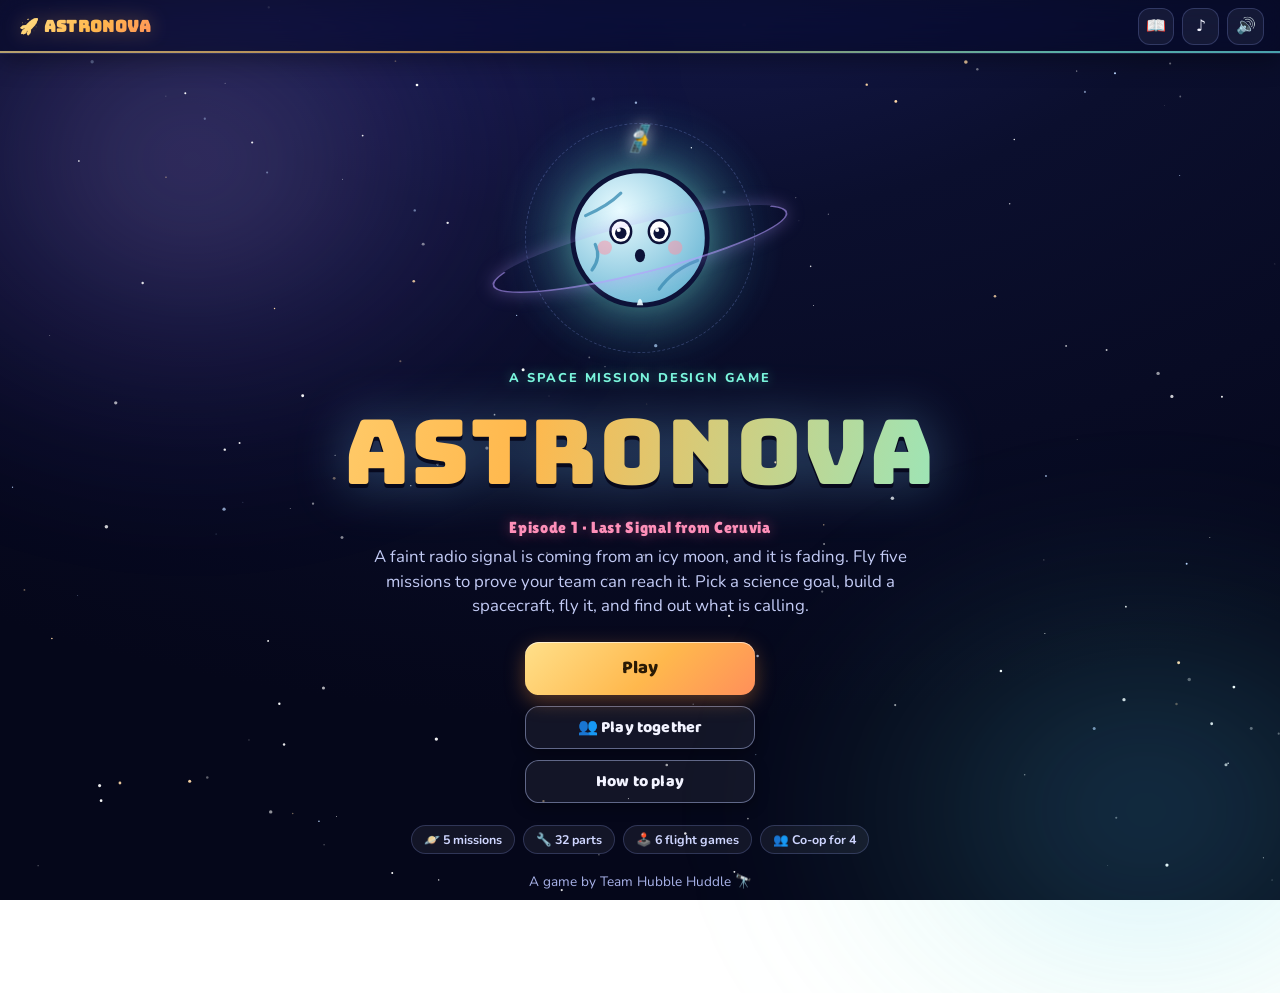
<file: index.html>
<!doctype html>
<!-- Written with the help of Claude, an AI assistant made by Anthropic, as directed and reviewed by the team. See "Use of AI" in README.md. Licensed under Apache-2.0 (see LICENSE). -->
<html lang="en">
<head>
<meta charset="utf-8">
<meta name="viewport" content="width=device-width, initial-scale=1">
<meta name="description" content="AstroNova: design and fly science missions, from Earth orbit to an icy moon with a fading signal. A game by Team Hubble Huddle.">
<meta name="ai-assistance" content="Code, in-game text and synthesized audio written with the help of Claude (Anthropic), directed and reviewed by the team. No AI-generated images.">
<meta name="theme-color" content="#0b1030">
<title>AstroNova</title>
<link rel="preconnect" href="https://fonts.googleapis.com">
<link rel="preconnect" href="https://fonts.gstatic.com" crossorigin>
<link rel="stylesheet" href="https://fonts.googleapis.com/css2?family=Baloo+2:wght@600;700;800&family=Bungee&family=IBM+Plex+Mono:wght@400;600&family=Lilita+One&family=Nunito:wght@400;600;700;800&display=swap">
<link rel="stylesheet" href="style.css">
</head>
<body>
<canvas id="bgSpace" aria-hidden="true"></canvas>
<canvas id="fxLayer" aria-hidden="true"></canvas>
<header id="topbar" class="topbar"></header>
<main id="app" class="app" aria-live="polite"></main>
<div id="modal" class="modal-wrap" hidden></div>
<aside id="drawer" class="drawer" hidden aria-label="Handbook"></aside>
<div id="toasts" class="toasts" aria-live="polite"></div>
<noscript><p>This game needs JavaScript.</p></noscript>
<script src="js/data.js"></script>
<script src="js/sim.js"></script>
<script src="js/audio.js"></script>
<script src="js/fx.js"></script>
<script src="js/builder.js"></script>
<script src="js/minigames.js"></script>
<script src="js/game.js"></script>
<script src="js/firebase-config.js"></script>
<script src="js/net.js"></script>
<script src="js/fun.js"></script>
</body>
</html>
</file>
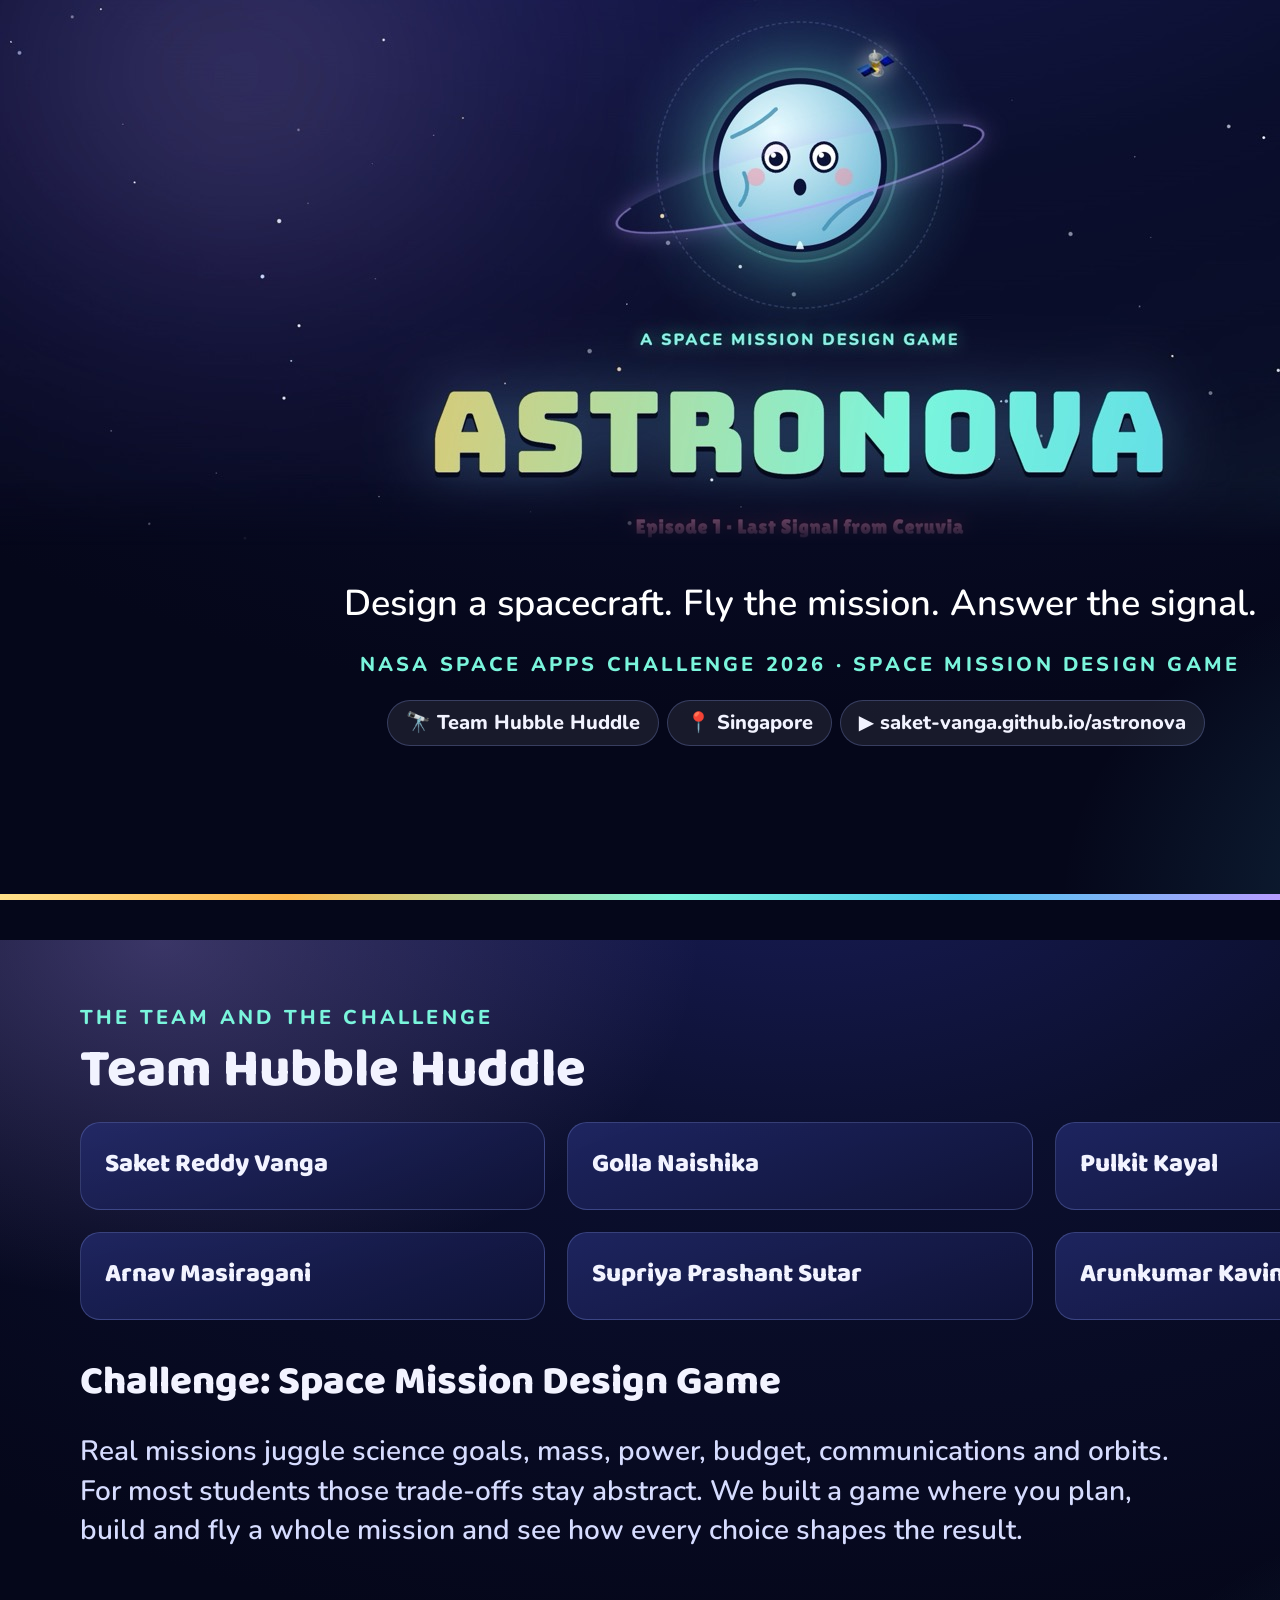
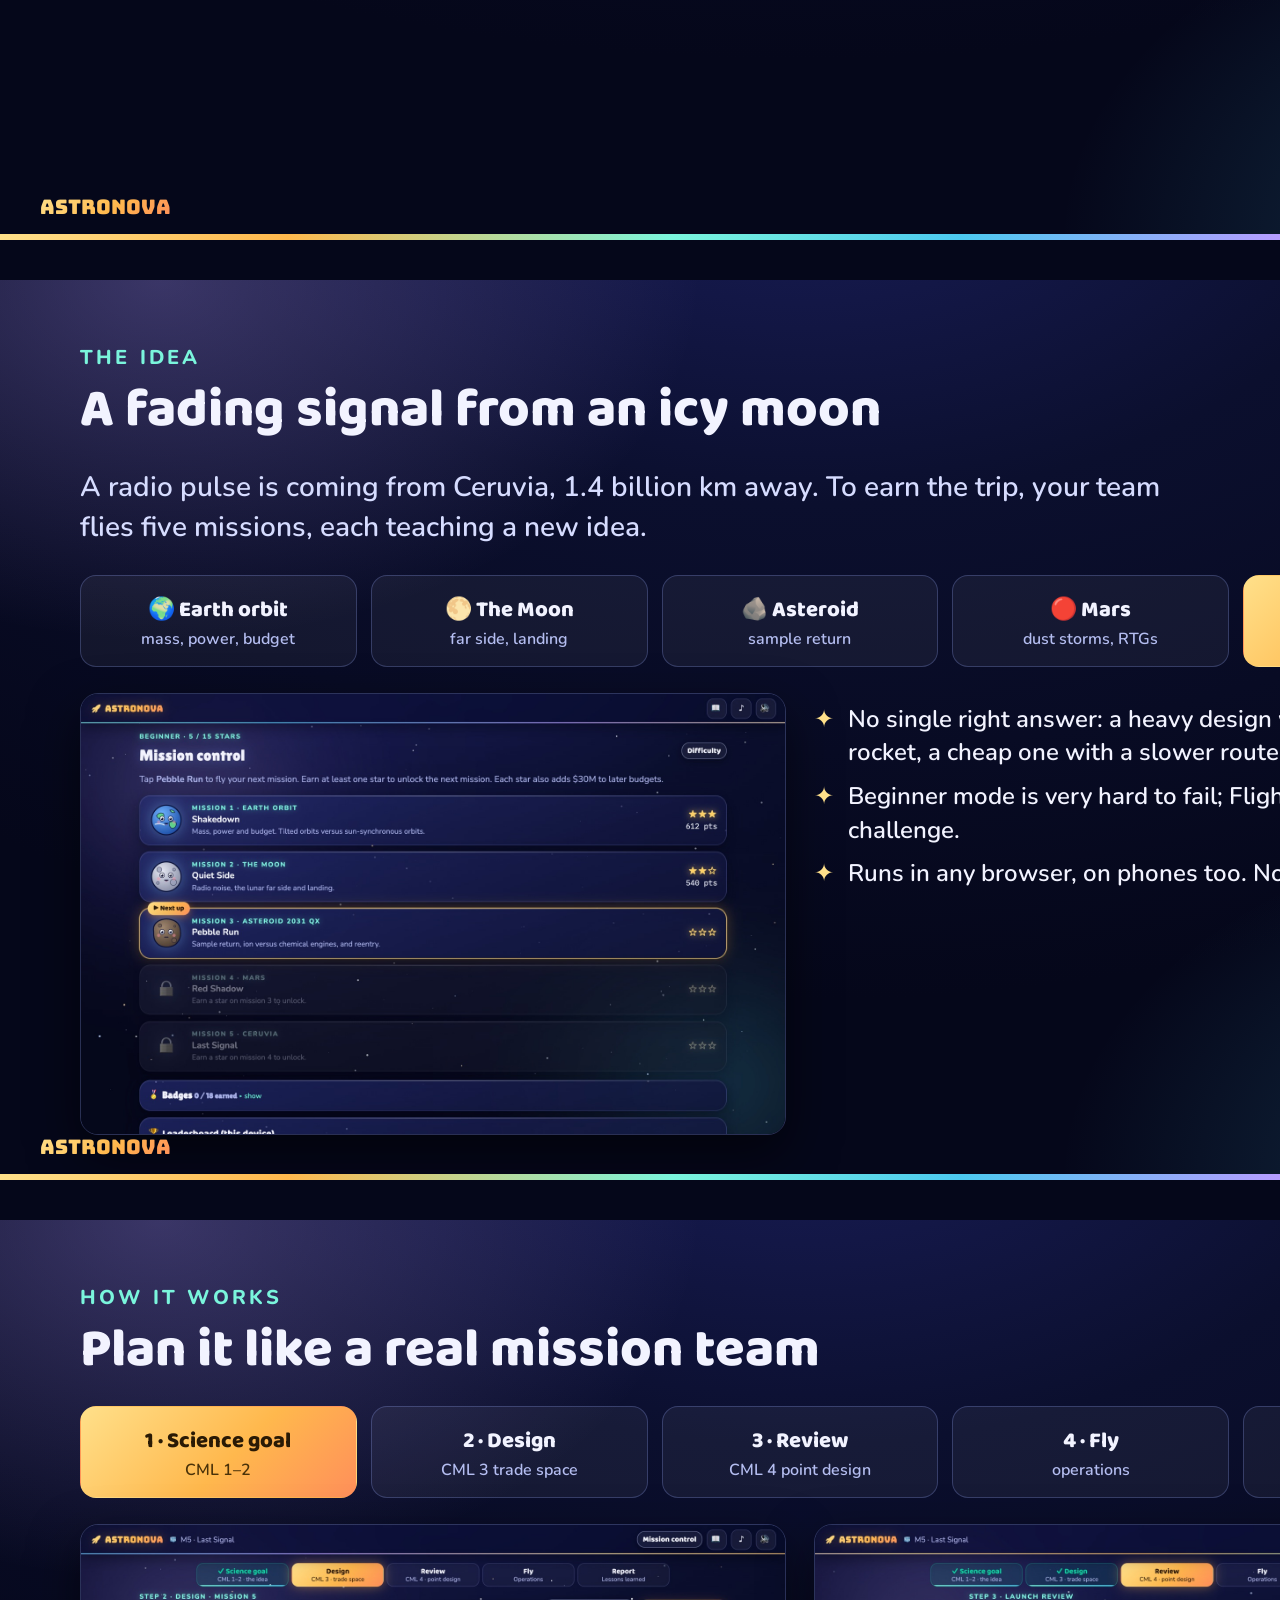
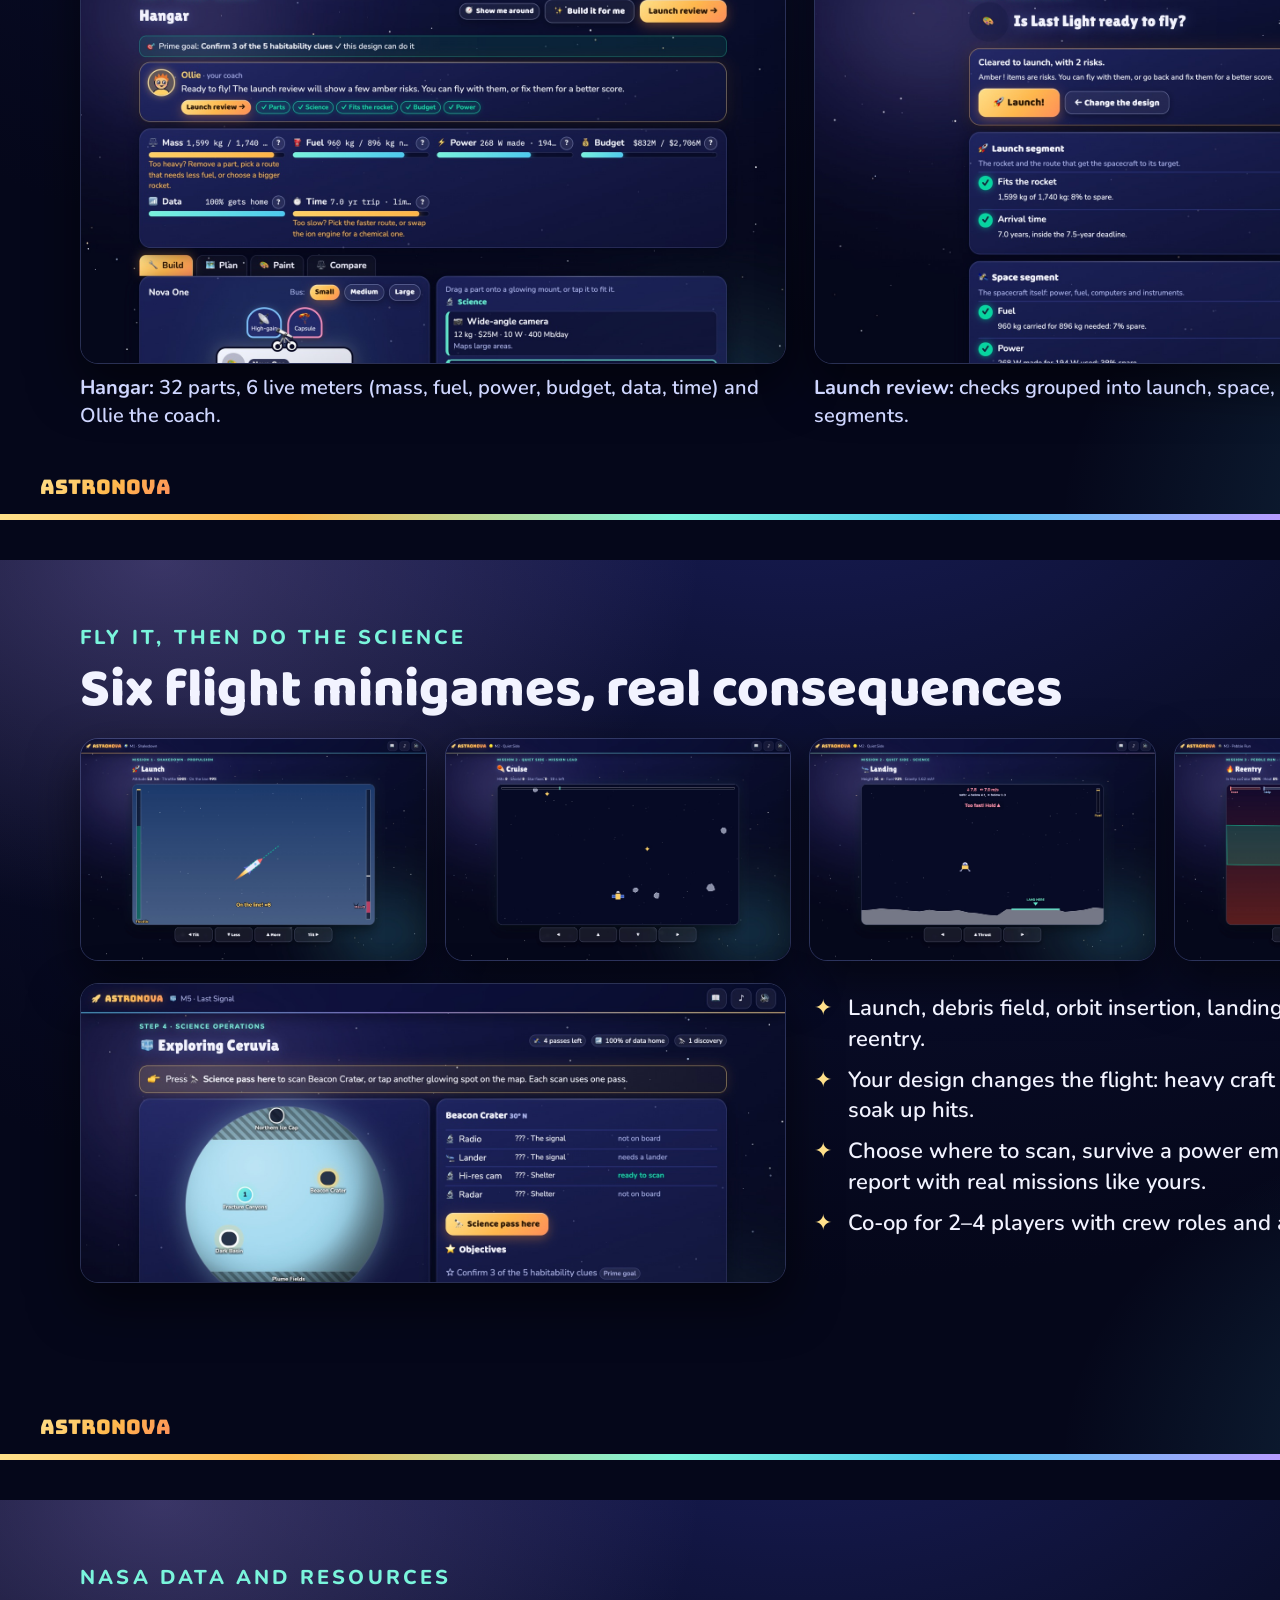
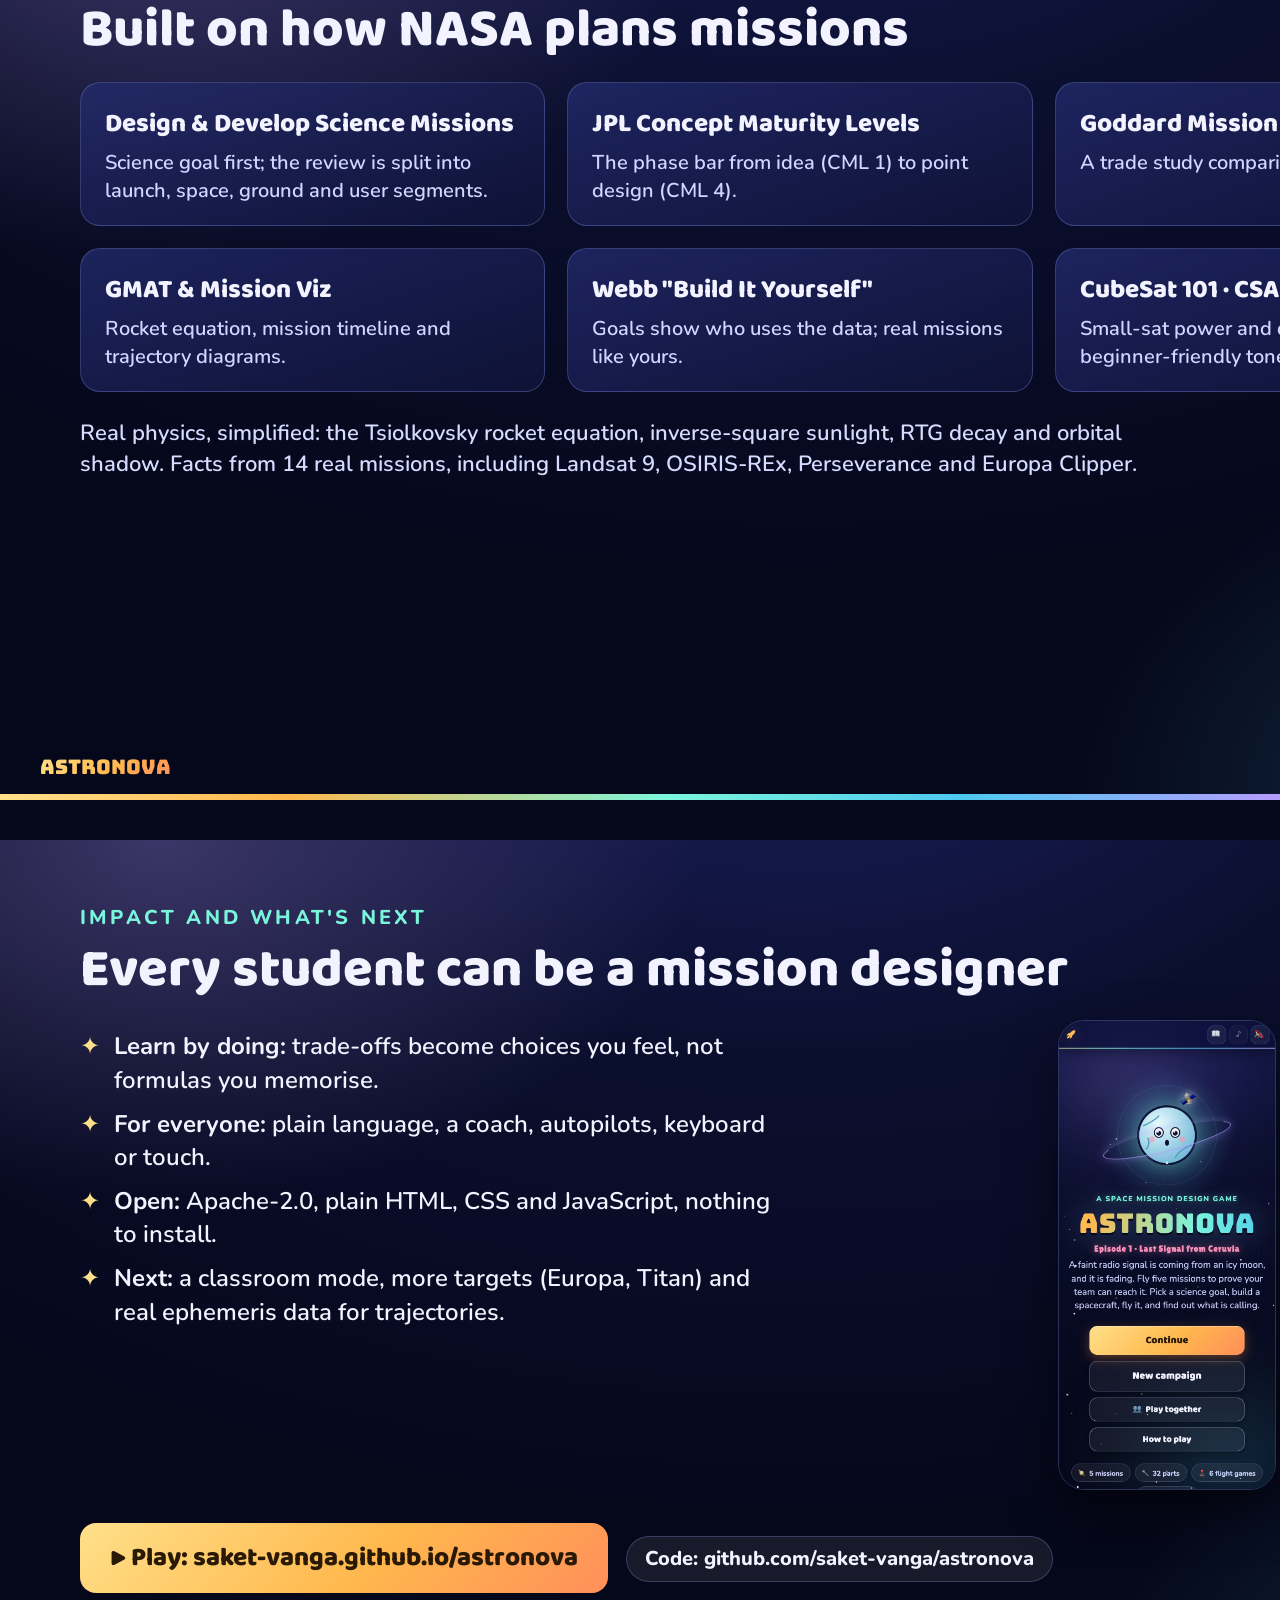
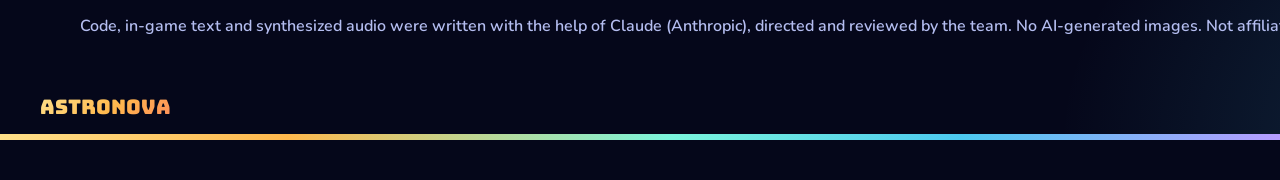
<file: docs/demo/index.html>
<!doctype html>
<!-- Written with the help of Claude, an AI assistant made by Anthropic, as directed and reviewed by the team. See "Use of AI" in README.md. Licensed under Apache-2.0 (see LICENSE). -->
<html lang="en">
<head>
<meta charset="utf-8">
<meta name="viewport" content="width=device-width, initial-scale=1">
<title>AstroNova: project demo (Team Hubble Huddle)</title>
<link rel="preconnect" href="https://fonts.googleapis.com"><link rel="preconnect" href="https://fonts.gstatic.com" crossorigin>
<link rel="stylesheet" href="https://fonts.googleapis.com/css2?family=Baloo+2:wght@700;800&family=Bungee&family=Nunito:wght@400;600;700;800&display=swap">
<style>
  /* Written with the help of Claude, an AI assistant made by Anthropic, as directed and reviewed by the team. */
  :root { --ink:#070a1f; --text:#f2f3ff; --muted:#b4bdf0; --gold:linear-gradient(135deg,#ffe08a,#ffb84d 55%,#ff8f5a); --holo:linear-gradient(100deg,#ffe08a 0%,#ffb84d 18%,#7af5dc 42%,#4cc9f0 60%,#b69cff 80%); --edge:rgba(150,170,255,.25); }
  * { box-sizing: border-box; }
  html, body { margin: 0; background: #05071a; color: var(--text); font: 600 22px/1.4 Nunito, system-ui, sans-serif; }
  .slide { width: 1600px; height: 900px; margin: 0 auto 40px; position: relative; overflow: hidden; padding: 64px 80px;
    background: radial-gradient(900px 600px at 10% 0%, rgba(182,156,255,.28), transparent 60%), radial-gradient(900px 600px at 100% 100%, rgba(76,201,240,.22), transparent 60%), radial-gradient(1400px 900px at 50% -20%, #1b1f5e, #0b0f2e 45%, #05071a); }
  .slide::after { content: ""; position: absolute; left: 0; right: 0; bottom: 0; height: 6px; background: var(--holo); }
  .num { position: absolute; right: 40px; bottom: 22px; font: 800 18px Nunito; color: var(--muted); }
  .brand { position: absolute; left: 40px; bottom: 20px; font: 400 20px Bungee; background: var(--gold); -webkit-background-clip: text; background-clip: text; color: transparent; }
  h1 { font: 400 112px/1 Bungee; margin: 0; background: var(--holo); -webkit-background-clip: text; background-clip: text; color: transparent; }
  h2 { font: 800 54px/1.1 "Baloo 2", Nunito; margin: 0 0 14px; }
  .eyebrow { font: 800 20px Nunito; letter-spacing: .16em; text-transform: uppercase; color: #7af5dc; margin-bottom: 10px; }
  .lede { font-size: 28px; color: #d6dcff; max-width: 1100px; }
  .shot { border-radius: 18px; border: 1px solid var(--edge); box-shadow: 0 20px 50px rgba(0,0,0,.55); display: block; }
  .grid2 { display: grid; grid-template-columns: 1fr 1fr; gap: 28px; }
  .grid3 { display: grid; grid-template-columns: repeat(3, 1fr); gap: 22px; }
  .card { background: linear-gradient(160deg, rgba(36,44,112,.75), rgba(16,20,58,.8)); border: 1px solid var(--edge); border-radius: 20px; padding: 20px 24px; }
  .card b { display: block; font: 800 26px "Baloo 2", Nunito; margin-bottom: 4px; }
  .card p { margin: 0; color: #cfd6ff; font-size: 20px; }
  .pill { display: inline-block; padding: 8px 18px; border-radius: 99px; background: rgba(255,255,255,.08); border: 1px solid var(--edge); font-weight: 800; margin: 0 8px 8px 0; font-size: 20px; }
  .btn { display: inline-block; padding: 14px 30px; border-radius: 16px; background: var(--gold); color: #2a1a05; font: 800 26px "Baloo 2", Nunito; text-decoration: none; }
  ul.clean { list-style: none; padding: 0; margin: 0; } ul.clean li { margin: 10px 0; padding-left: 34px; position: relative; } ul.clean li::before { content: "✦"; position: absolute; left: 0; color: #ffe08a; }
  .flow { display: flex; gap: 14px; align-items: stretch; margin: 26px 0; }
  .flow div { flex: 1; text-align: center; padding: 16px 10px; border-radius: 16px; border: 1px solid var(--edge); background: rgba(255,255,255,.05); font: 800 22px "Baloo 2", Nunito; }
  .flow div span { display: block; font: 600 16px Nunito; color: var(--muted); }
  .flow .on { background: var(--gold); color: #2a1a05; border-color: transparent; } .flow .on span { color: #4a3209; }
  a { color: #7af5dc; }
  @media print { body { background: #05071a; } .slide { margin: 0; page-break-after: always; } }
  @page { size: 1600px 900px; margin: 0; }
  @media screen and (max-width: 1640px) { .slide { zoom: calc(100vw / 1640px); } }
</style>
</head>
<body>

<!-- 1. Title -->
<section class="slide" style="padding:0;text-align:center">
  <img src="../screenshots/banner.jpg" alt="AstroNova title screen" style="width:100%;height:545px;object-fit:cover;object-position:top;display:block;-webkit-mask-image:linear-gradient(#000 88%,transparent);mask-image:linear-gradient(#000 88%,transparent)">
  <div style="margin-top:34px;position:relative">
    <p class="lede" style="margin:0 auto 22px;font-size:36px;color:#fff">Design a spacecraft. Fly the mission. Answer the signal.</p>
    <div class="eyebrow" style="margin-bottom:22px">NASA Space Apps Challenge 2026 · Space Mission Design Game</div>
    <span class="pill">🔭 Team Hubble Huddle</span><span class="pill">📍 Singapore</span><span class="pill">▶ saket-vanga.github.io/astronova</span>
  </div>
  <div class="num">1 / 7</div>
</section>

<!-- 2. Team and challenge -->
<section class="slide">
  <div class="eyebrow">The team and the challenge</div>
  <h2>Team Hubble Huddle</h2>
  <div class="grid3" style="margin:22px 0 40px">
    <div class="card"><b>Saket Reddy Vanga</b></div>
    <div class="card"><b>Golla Naishika</b></div>
    <div class="card"><b>Pulkit Kayal</b></div>
    <div class="card"><b>Arnav Masiragani</b></div>
    <div class="card"><b>Supriya Prashant Sutar</b></div>
    <div class="card"><b>Arunkumar Kavin Selvan</b></div>
  </div>
  <h2 style="font-size:40px">Challenge: Space Mission Design Game</h2>
  <p class="lede">Real missions juggle science goals, mass, power, budget, communications and orbits. For most students those trade-offs stay abstract. We built a game where you plan, build and fly a whole mission and see how every choice shapes the result.</p>
  <div class="brand">ASTRONOVA</div><div class="num">2 / 7</div>
</section>

<!-- 3. The idea -->
<section class="slide">
  <div class="eyebrow">The idea</div>
  <h2>A fading signal from an icy moon</h2>
  <p class="lede">A radio pulse is coming from Ceruvia, 1.4 billion km away. To earn the trip, your team flies five missions, each teaching a new idea.</p>
  <div class="flow">
    <div>🌍 Earth orbit<span>mass, power, budget</span></div>
    <div>🌕 The Moon<span>far side, landing</span></div>
    <div>🪨 Asteroid<span>sample return</span></div>
    <div>🔴 Mars<span>dust storms, RTGs</span></div>
    <div class="on">🧊 Ceruvia<span>everything at once</span></div>
  </div>
  <div class="grid2">
    <img class="shot" src="../screenshots/mission-control.jpg" alt="Mission control" style="width:100%">
    <ul class="clean" style="font-size:24px">
      <li>No single right answer: a heavy design works with a bigger rocket, a cheap one with a slower route.</li>
      <li>Beginner mode is very hard to fail; Flight Director is a real challenge.</li>
      <li>Runs in any browser, on phones too. No install, no account.</li>
    </ul>
  </div>
  <div class="brand">ASTRONOVA</div><div class="num">3 / 7</div>
</section>

<!-- 4. User experience: plan like a real team -->
<section class="slide">
  <div class="eyebrow">How it works</div>
  <h2>Plan it like a real mission team</h2>
  <div class="flow">
    <div class="on">1 · Science goal<span>CML 1–2</span></div><div>2 · Design<span>CML 3 trade space</span></div><div>3 · Review<span>CML 4 point design</span></div><div>4 · Fly<span>operations</span></div><div>5 · Report<span>lessons learned</span></div>
  </div>
  <div class="grid2">
    <div><img class="shot" src="../screenshots/hangar.jpg" alt="Hangar" style="width:100%;height:440px;object-fit:cover;object-position:top"><p style="margin:10px 0 0;color:#cfd6ff;font-size:20px"><b>Hangar:</b> 32 parts, 6 live meters (mass, fuel, power, budget, data, time) and Ollie the coach.</p></div>
    <div><img class="shot" src="../screenshots/review.jpg" alt="Launch review" style="width:100%;height:440px;object-fit:cover;object-position:top"><p style="margin:10px 0 0;color:#cfd6ff;font-size:20px"><b>Launch review:</b> checks grouped into launch, space, ground and user segments.</p></div>
  </div>
  <div class="brand">ASTRONOVA</div><div class="num">4 / 7</div>
</section>

<!-- 5. Fly and do science -->
<section class="slide">
  <div class="eyebrow">Fly it, then do the science</div>
  <h2>Six flight minigames, real consequences</h2>
  <div class="grid3" style="grid-template-columns:repeat(4,1fr);gap:18px;margin:18px 0 22px">
    <img class="shot" src="../screenshots/game-launch.jpg" alt="Launch" style="width:100%">
    <img class="shot" src="../screenshots/game-cruise.jpg" alt="Cruise" style="width:100%">
    <img class="shot" src="../screenshots/game-landing.jpg" alt="Landing" style="width:100%">
    <img class="shot" src="../screenshots/game-reentry.jpg" alt="Reentry" style="width:100%">
  </div>
  <div class="grid2" style="align-items:start">
    <img class="shot" src="../screenshots/science.jpg" alt="Science operations" style="width:100%;height:300px;object-fit:cover;object-position:top">
    <ul class="clean" style="font-size:22px;margin-top:0">
      <li>Launch, debris field, orbit insertion, landing, touch-and-go and reentry.</li>
      <li>Your design changes the flight: heavy craft steer slowly, shields soak up hits.</li>
      <li>Choose where to scan, survive a power emergency, then read a report with real missions like yours.</li>
      <li>Co-op for 2–4 players with crew roles and a GO / NO GO vote.</li>
    </ul>
  </div>
  <div class="brand">ASTRONOVA</div><div class="num">5 / 7</div>
</section>

<!-- 6. NASA data and resources -->
<section class="slide">
  <div class="eyebrow">NASA data and resources</div>
  <h2>Built on how NASA plans missions</h2>
  <div class="grid3" style="margin-top:22px">
    <div class="card"><b>Design &amp; Develop Science Missions</b><p>Science goal first; the review is split into launch, space, ground and user segments.</p></div>
    <div class="card"><b>JPL Concept Maturity Levels</b><p>The phase bar from idea (CML 1) to point design (CML 4).</p></div>
    <div class="card"><b>Goddard Mission Design Lab</b><p>A trade study comparing up to three designs.</p></div>
    <div class="card"><b>GMAT &amp; Mission Viz</b><p>Rocket equation, mission timeline and trajectory diagrams.</p></div>
    <div class="card"><b>Webb "Build It Yourself"</b><p>Goals show who uses the data; real missions like yours.</p></div>
    <div class="card"><b>CubeSat 101 · CSA games</b><p>Small-sat power and data budgets; a beginner-friendly tone.</p></div>
  </div>
  <p class="lede" style="margin-top:26px;font-size:22px">Real physics, simplified: the Tsiolkovsky rocket equation, inverse-square sunlight, RTG decay and orbital shadow. Facts from 14 real missions, including Landsat 9, OSIRIS-REx, Perseverance and Europa Clipper.</p>
  <div class="brand">ASTRONOVA</div><div class="num">6 / 7</div>
</section>

<!-- 7. Impact and what's next -->
<section class="slide">
  <div class="eyebrow">Impact and what's next</div>
  <h2>Every student can be a mission designer</h2>
  <div class="grid2" style="margin-top:20px">
    <ul class="clean" style="font-size:24px">
      <li><b>Learn by doing:</b> trade-offs become choices you feel, not formulas you memorise.</li>
      <li><b>For everyone:</b> plain language, a coach, autopilots, keyboard or touch.</li>
      <li><b>Open:</b> Apache-2.0, plain HTML, CSS and JavaScript, nothing to install.</li>
      <li><b>Next:</b> a classroom mode, more targets (Europa, Titan) and real ephemeris data for trajectories.</li>
    </ul>
    <div style="text-align:center">
      <img src="../screenshots/phone-title.jpg" alt="AstroNova on a phone" style="height:470px;border-radius:26px;border:1px solid var(--edge);box-shadow:0 20px 50px rgba(0,0,0,.55)">
    </div>
  </div>
  <p style="margin-top:24px"><a class="btn" href="https://saket-vanga.github.io/astronova/">▶ Play: saket-vanga.github.io/astronova</a> &nbsp; <span class="pill">Code: github.com/saket-vanga/astronova</span></p>
  <p style="font-size:16px;color:var(--muted);margin:6px 0 0">Code, in-game text and synthesized audio were written with the help of Claude (Anthropic), directed and reviewed by the team. No AI-generated images. Not affiliated with or endorsed by NASA.</p>
  <div class="brand">ASTRONOVA</div><div class="num">7 / 7</div>
</section>

</body>
</html>
</file>
<file: style.css>
/* Written with the help of Claude, an AI assistant made by Anthropic, as directed and reviewed by the team. See "Use of AI" in README.md. Licensed under Apache-2.0 (see LICENSE). */

/* Base layout. The full sticker look, fonts and effects arrive in build step 7. */
:root {
  --bg: #0b1030; --bg2: #141a4a; --card: #1d2563; --card2: #28327c; --line: #3d48a0; --ink: #070a22;
  --text: #f2f3ff; --muted: #aab2e6; --accent: #ffd166; --accent2: #5ee6c8; --pink: #ff6b9d; --blue: #7cc4ff; --violet: #a78bfa;
  --good: #06d6a0; --warn: #ffb547; --bad: #ef476f;
  --radius: 18px; --font: "Nunito", system-ui, -apple-system, "Segoe UI", Roboto, sans-serif;
  --display: "Lilita One", "Baloo 2", system-ui, sans-serif; --round: "Baloo 2", "Nunito", system-ui, sans-serif;
  --title: "Bungee", "Lilita One", system-ui, sans-serif; --mono: "IBM Plex Mono", ui-monospace, Menlo, Consolas, monospace;
  --sticker: 0 5px 0 var(--ink); --sticker-sm: 0 3px 0 var(--ink);
}
* { box-sizing: border-box; }
html, body { margin: 0; background: var(--bg); color: var(--text); font: 16px/1.45 var(--font); }
body { min-height: 100vh; overflow-x: hidden; }
h1, h2, h3, h4 { margin: .3em 0 .4em; line-height: 1.15; }
h2 { font-size: 1.6rem; } h3 { font-size: 1.1rem; } h4 { font-size: .95rem; }
p { margin: .4em 0; }
a { color: var(--accent2); }
button { font: inherit; color: inherit; }
.small { font-size: .85rem; } .muted { color: var(--muted); } .mono { font-family: var(--mono); }
.good { color: var(--good); } .warnc { color: var(--warn); } .badc { color: var(--bad); }
.eyebrow { font-size: .75rem; letter-spacing: .08em; text-transform: uppercase; color: var(--accent2); font-weight: 700; }
.row { display: flex; align-items: center; gap: .5rem; }
.row.gap { gap: .6rem; } .row.wrap { flex-wrap: wrap; } .row.end { justify-content: flex-end; } .row.between { justify-content: space-between; }
.stack { display: flex; flex-direction: column; gap: .7rem; align-items: center; }
.grow { flex: 1; }
.pill { display: inline-block; padding: .1em .55em; border-radius: 99px; background: var(--card2); border: 1px solid var(--line); font-size: .75rem; font-weight: 600; white-space: nowrap; }

/* top bar */
.topbar { position: sticky; top: 0; z-index: 20; display: flex; align-items: center; gap: .5rem; padding: .5rem 16px; background: rgba(11, 16, 48, .92); border-bottom: 1px solid var(--line); backdrop-filter: blur(6px); }
.brand { background: none; border: 0; font-weight: 800; cursor: pointer; padding: .2rem; white-space: nowrap; }
.brand:disabled { cursor: default; }
.tb-mission { color: var(--muted); white-space: nowrap; overflow: hidden; text-overflow: ellipsis; }
.iconbtn { background: var(--card); border: 1px solid var(--line); border-radius: 10px; width: 2.3rem; height: 2.3rem; cursor: pointer; flex: none; }

/* main */
.app { max-width: 1100px; margin: 0 auto; padding: 16px 16px 64px; }
.narrow { max-width: 720px; margin: 0 auto; }
.card { background: var(--card); border: 1px solid var(--line); border-radius: var(--radius); padding: 14px 16px; margin: 12px 0; }

/* buttons */
.btn { background: var(--card2); border: 2px solid var(--line); border-radius: 12px; padding: .55em 1em; font-weight: 700; cursor: pointer; transition: transform .08s; }
.btn:active:not(:disabled) { transform: scale(.96); }
.btn.primary { background: var(--accent); color: #1b1f3b; border-color: var(--accent); }
.btn.ghost { background: transparent; }
.btn.small { padding: .3em .7em; font-size: .85rem; }
.btn.big { padding: .75em 1.4em; font-size: 1.1rem; }
.btn:disabled { opacity: .45; cursor: not-allowed; }
:focus-visible { outline: 3px solid var(--accent2); outline-offset: 2px; }

/* choice cards */
.choices { display: grid; grid-template-columns: repeat(auto-fill, minmax(220px, 1fr)); gap: .6rem; }
.choice { display: flex; flex-direction: column; gap: .25rem; text-align: left; background: var(--card); border: 2px solid var(--line); border-radius: 12px; padding: .7rem .8rem; cursor: pointer; }
.choice.sel { border-color: var(--accent); box-shadow: 0 0 0 2px var(--accent) inset; }
.field { display: flex; flex-direction: column; gap: .3rem; margin: 1rem 0; }
.field span:first-child { font-weight: 700; }
input[type=text], textarea { background: var(--bg2); color: var(--text); border: 2px solid var(--line); border-radius: 10px; padding: .6em .8em; font: inherit; width: 100%; }
input[type=range] { flex: 1; min-width: 120px; accent-color: var(--accent); }
textarea.code { font-family: var(--mono); font-size: .8rem; word-break: break-all; }

/* title */
.title-screen { text-align: center; padding: 8vh 0 2rem; }
.game-title { font-size: clamp(2.2rem, 8vw, 4rem); margin: .2em 0; }
.game-title small { display: block; font-size: .45em; color: var(--accent2); }
.lede { max-width: 560px; margin: 0 auto 1.5rem; color: var(--muted); font-size: 1.05rem; }

/* mission control */
.missions { display: grid; gap: .7rem; margin: 1rem 0; }
.mission { display: flex; align-items: center; gap: .9rem; text-align: left; background: var(--card); border: 2px solid var(--line); border-radius: var(--radius); padding: .8rem 1rem; cursor: pointer; width: 100%; }
.mission.locked { opacity: .55; cursor: not-allowed; }
.mission .planet { font-size: 2.4rem; flex: none; }
.mission .mtext { flex: 1; display: flex; flex-direction: column; min-width: 0; }
.mission .mscore { display: flex; flex-direction: column; align-items: flex-end; flex: none; }
.stars { color: var(--accent); letter-spacing: .1em; }
table { width: 100%; border-collapse: collapse; }
td { padding: .35rem .3rem; border-bottom: 1px solid var(--line); vertical-align: top; }
table.score td:last-child { text-align: right; } tr.tot td { font-weight: 800; border-bottom: 0; }

/* dialog */
.dialog { display: flex; flex-direction: column; gap: .6rem; margin: 1rem 0; }
.line { display: flex; gap: .6rem; align-items: flex-start; }
.face { flex: none; width: 2.8rem; height: 2.8rem; border-radius: 50%; display: grid; place-items: center; font-size: 1.6rem; background: var(--card2); border: 2px solid var(--crew); }
.bubble { background: var(--card); border: 1px solid var(--line); border-radius: 12px; padding: .5rem .8rem; flex: 1; min-width: 0; }
.bubble p { margin: .2rem 0 0; }
.objs, .how ol { padding-left: 1.3rem; }
.card.goal.sel { border-color: var(--accent); }

/* hangar */
.goalchip { border-radius: 12px; padding: .5rem .8rem; margin: .6rem 0; font-size: .9rem; border: 1px solid var(--line); }
.goalchip.ok { background: rgba(6, 214, 160, .12); border-color: var(--good); } .goalchip.warn { background: rgba(255, 181, 71, .12); border-color: var(--warn); }
.meters { display: grid; grid-template-columns: repeat(auto-fill, minmax(240px, 1fr)); gap: .5rem .9rem; }
.meter .row { justify-content: space-between; gap: .4rem; }
.meter .row span { flex: 1; text-align: right; overflow: hidden; text-overflow: ellipsis; white-space: nowrap; }
.meter .bar { height: 8px; border-radius: 99px; background: var(--bg2); overflow: hidden; margin-top: .25rem; }
.meter .bar i { display: block; height: 100%; background: var(--good); }
.meter.warn .bar i { background: var(--warn); } .meter.bad .bar i { background: var(--bad); }
.meter .fix { color: var(--warn); margin-top: .15rem; } .meter.bad .fix { color: var(--bad); }
.qbtn { flex: none; width: 1.5rem; height: 1.5rem; border-radius: 50%; border: 1px solid var(--line); background: var(--card2); cursor: pointer; font-size: .8rem; font-weight: 800; }
.tabs { display: flex; gap: .4rem; margin: .8rem 0 0; }
.tab { background: transparent; border: 2px solid var(--line); border-bottom: 0; border-radius: 12px 12px 0 0; padding: .45rem 1rem; cursor: pointer; font-weight: 700; }
.tab.sel { background: var(--card); border-color: var(--accent); }
.hangar-grid { display: grid; grid-template-columns: minmax(0, 1fr) minmax(0, 1fr); gap: 12px; }
.hangar-grid .card { margin: 0; }
.shelf { max-height: 70vh; overflow-y: auto; }
.shelf-cat { margin-bottom: .6rem; }
.part { display: flex; flex-direction: column; gap: .1rem; width: 100%; text-align: left; background: var(--bg2); border: 2px solid var(--line); border-left: 6px solid var(--cat); border-radius: 10px; padding: .45rem .6rem; margin: .3rem 0; cursor: pointer; }
.part.on { box-shadow: 0 0 0 2px var(--cat) inset; }
.part.locked { opacity: .5; }
.goalstar { color: var(--accent); font-size: .8rem; }
.chip { display: inline-block; border: 2px solid var(--cat); border-radius: 99px; padding: .05rem .5rem; font-size: .8rem; }
.plan h3 { margin-top: 1rem; }
.plan.locked .choice { opacity: .6; }
details.adv { margin-top: 1rem; border: 1px solid var(--line); border-radius: 12px; padding: .5rem .8rem; }
details summary { cursor: pointer; font-weight: 700; }

/* review */
.summary.ok { border-color: var(--good); } .summary.warn { border-color: var(--warn); } .summary.bad { border-color: var(--bad); }
.ritem { display: flex; gap: .6rem; padding: .4rem 0; border-top: 1px solid var(--line); }
.ricon { flex: none; width: 1.6rem; height: 1.6rem; border-radius: 50%; display: grid; place-items: center; font-weight: 900; color: #1b1f3b; }
.ritem.ok .ricon { background: var(--good); } .ritem.warn .ricon { background: var(--warn); } .ritem.block .ricon { background: var(--bad); }

/* flight */
.game-card { max-width: 640px; margin: 1rem auto; text-align: center; }
.verdict { border-radius: 12px; padding: .6rem; margin: .8rem 0; }
.verdict.good { background: rgba(6, 214, 160, .12); } .verdict.ok { background: rgba(255, 209, 102, .12); } .verdict.bad { background: rgba(239, 71, 111, .14); }
.game-card .row { justify-content: center; }
.log { list-style: none; padding: 0; margin: .3rem 0; }
.log li { padding: .25rem 0 .25rem .9rem; border-left: 3px solid var(--line); margin: .2rem 0; font-size: .9rem; }
.log li.good { border-color: var(--good); } .log li.warn { border-color: var(--warn); } .log li.bad { border-color: var(--bad); }
.explore-grid { display: grid; grid-template-columns: minmax(0, 1fr) minmax(0, 1fr); gap: 12px; }
.explore-grid .card { margin: 0; }
.planetmap { position: relative; width: 100%; max-width: 360px; aspect-ratio: 1; margin: 0 auto; border-radius: 50%; overflow: hidden;
  background: radial-gradient(circle at 35% 30%, color-mix(in srgb, var(--pc) 70%, white), var(--pc) 55%, color-mix(in srgb, var(--pc) 50%, black)); }
.nocov { position: absolute; left: 0; right: 0; background: repeating-linear-gradient(45deg, rgba(0, 0, 0, .45) 0 6px, rgba(0, 0, 0, .25) 6px 12px); }
.nocov.top { top: 0; } .nocov.bot { bottom: 0; }
.sitedot { position: absolute; transform: translate(-50%, -50%); width: 1.8rem; height: 1.8rem; border-radius: 50%; border: 3px solid #fff; background: rgba(27, 31, 59, .8); cursor: pointer; font-size: .75rem; font-weight: 800; padding: 0; }
.sitedot.found { background: var(--good); color: #1b1f3b; }
.sitedot.sel { border-color: var(--accent); box-shadow: 0 0 0 4px rgba(255, 209, 102, .5); }
.findlist { list-style: none; padding: 0; }
.findlist li { display: grid; grid-template-columns: 7.5rem 1fr 1fr; gap: .4rem; padding: .3rem 0; border-top: 1px solid var(--line); }
.finds { display: grid; gap: .6rem; }
.find { background: var(--bg2); border: 2px solid var(--accent2); border-radius: 12px; padding: .6rem .8rem; }
.find .pill { margin-left: .4rem; }
.event { text-align: center; }
.ev-icon { font-size: 2.6rem; }
.outcome { padding: .5rem; border-radius: 10px; } .outcome.good { background: rgba(6, 214, 160, .12); } .outcome.bad { background: rgba(239, 71, 111, .14); }

/* report */
.report-top { display: flex; align-items: center; gap: 1rem; justify-content: center; flex-wrap: wrap; }
.bigstars { font-size: 2.4rem; } .total { font-size: 1.8rem; font-weight: 800; }
.objlist { list-style: none; padding: 0; } .objlist li { padding: .3rem 0; }
.objlist li.good { color: var(--text); } .objlist li.bad { color: var(--muted); }
.links li { margin: .4rem 0; }

/* overlays */
.modal-wrap { position: fixed; inset: 0; z-index: 50; background: rgba(5, 8, 25, .7); display: grid; place-items: center; padding: 16px; }
.modal-wrap[hidden] { display: none; }
.modal-box { background: var(--card); border: 2px solid var(--line); border-radius: 16px; padding: 18px; width: 100%; max-width: 460px; max-height: 88vh; overflow-y: auto; }
.modal-box.wide { max-width: 640px; }
.drawer { position: fixed; top: 0; right: 0; bottom: 0; z-index: 40; width: min(420px, 100%); background: var(--bg2); border-left: 2px solid var(--line); padding: 16px; overflow-y: auto; }
.drawer[hidden] { display: none; }
.drawer details { margin: .6rem 0; border-bottom: 1px solid var(--line); padding-bottom: .5rem; }
.toasts { position: fixed; left: 50%; bottom: 16px; transform: translateX(-50%); z-index: 60; display: flex; flex-direction: column; gap: .4rem; width: min(420px, calc(100% - 32px)); pointer-events: none; }
.toast { background: var(--card2); border: 2px solid var(--accent); border-radius: 12px; padding: .55rem .8rem; text-align: center; transition: opacity .4s; }
.toast.out { opacity: 0; }

/* ---------- hangar: the spacecraft ---------- */
.center { text-align: center; }
.ship-head { display: flex; justify-content: space-between; align-items: center; gap: .5rem; flex-wrap: wrap; margin-bottom: .4rem; }
.ship { display: flex; flex-direction: column; align-items: center; gap: 6px; padding: 6px 0; user-select: none; -webkit-user-select: none; }
.ship-row { display: flex; gap: 10px; justify-content: center; align-items: flex-end; }
.ship-row.mid { align-items: center; width: 100%; gap: 6px; }
.ship-row.bot { align-items: flex-start; }
.wings { display: flex; flex-direction: column; gap: 6px; flex: none; }
.body { flex: 0 1 250px; min-width: 0; padding: 8px; border-radius: 18px; border: 3px solid #0d1238; color: #1b1f3b;
  background: linear-gradient(160deg, color-mix(in srgb, var(--paint) 92%, white), color-mix(in srgb, var(--paint) 70%, black)); box-shadow: 0 6px 0 rgba(0, 0, 0, .3); }
.body-head { display: flex; align-items: center; gap: 6px; margin-bottom: 4px; min-width: 0; }
.nameplate { font-weight: 800; font-size: .8rem; background: rgba(13, 18, 56, .85); color: #fff; padding: .1rem .5rem; border-radius: 99px; overflow: hidden; text-overflow: ellipsis; white-space: nowrap; }
.zone { margin-top: 4px; }
.zl { display: block; font-size: .62rem; font-weight: 800; text-transform: uppercase; letter-spacing: .06em; opacity: .75; margin-bottom: 2px; }
.mgrid { display: grid; grid-template-columns: repeat(3, minmax(0, 1fr)); gap: 5px; }
.mount { width: 64px; height: 56px; border-radius: 10px; display: flex; flex-direction: column; align-items: center; justify-content: center; gap: 1px;
  font-size: .66rem; line-height: 1.05; text-align: center; padding: 2px; touch-action: pan-y; -webkit-touch-callout: none; user-select: none; -webkit-user-select: none; transition: transform .1s; }
.mgrid .mount { width: auto; min-width: 0; }
.mount .mi { font-size: 1.25rem; line-height: 1; }
.mount .ml { max-width: 100%; overflow: hidden; text-overflow: ellipsis; white-space: nowrap; }
.mount.empty { border: 2px dashed rgba(169, 176, 224, .55); background: rgba(11, 16, 48, .35); color: var(--muted); }
.mount.empty .mi { opacity: .45; filter: grayscale(1); }
.body .mount.empty { border-color: rgba(13, 18, 56, .45); background: rgba(255, 255, 255, .28); color: rgba(13, 18, 56, .75); }
.mount.locked { opacity: .45; }
.mount.full { background: var(--card2); border: 2px solid var(--cat); color: var(--text); cursor: grab; box-shadow: 0 3px 0 rgba(0, 0, 0, .35); }
.mount.wing { width: 58px; height: 62px; }
.mount.full.solar { background: repeating-linear-gradient(90deg, #24409a 0 9px, #3a62d6 9px 11px); border-color: #9ec0ff; }
.mount.full.rtg { background: repeating-linear-gradient(0deg, #4a4f6e 0 6px, #2f3350 6px 9px); }
.mount.ant { border-radius: 50% 50% 12px 12px; }
.mount.cap { border-radius: 40px 40px 10px 10px; }
.mount.eng { border-radius: 8px 8px 26px 26px; }
.mount.lnd { border-radius: 10px 10px 4px 4px; }
.patch-img { width: 42px; height: 42px; border-radius: 50%; flex: none; display: inline-grid; place-items: center; background: rgba(13, 18, 56, .25); }
.patch-img.big { width: 72px; height: 72px; }
.patch-img.empty { font-size: 1.2rem; }
/* drag and drop */
.part, .mount.full { -webkit-touch-callout: none; }
.part { touch-action: pan-y; user-select: none; -webkit-user-select: none; }
body.dragging, body.dragging * { cursor: grabbing !important; }
body.dragging .mount.can { outline: 3px dashed var(--good); outline-offset: 2px; }
body.dragging .mount.nope { opacity: .3; }
.mount.over { transform: scale(1.1); background: rgba(6, 214, 160, .45) !important; }
.drag-ghost { position: fixed; left: 0; top: 0; z-index: 100; pointer-events: none; padding: .45rem .75rem; border-radius: 12px; background: var(--card2);
  border: 2px solid var(--cat); font-weight: 800; box-shadow: 0 10px 24px rgba(0, 0, 0, .5); white-space: nowrap; }
.shelf-tip { margin-top: 0; }
/* paint tab */
.paint-grid { display: grid; grid-template-columns: minmax(0, 1fr) minmax(0, 1.4fr); gap: 12px; }
.paint-grid > .card { margin: 0; }
.swatches { display: flex; flex-wrap: wrap; gap: .4rem; margin: .4rem 0; }
.swatch { width: 2.2rem; height: 2.2rem; border-radius: 50%; border: 3px solid var(--line); background: var(--sw); cursor: pointer; padding: 0; }
.swatch.sel { border-color: var(--accent); box-shadow: 0 0 0 3px rgba(255, 209, 102, .4); }
.small-sw .swatch { width: 1.8rem; height: 1.8rem; }
.patch-editor { display: flex; gap: 12px; flex-wrap: wrap; align-items: flex-start; }
.patchwrap { position: relative; width: min(280px, 100%); aspect-ratio: 1; flex: none; }
.patchwrap canvas { position: absolute; inset: 0; width: 100%; height: 100%; }
#patchArt { touch-action: none; cursor: crosshair; }
#patchRing { pointer-events: none; }
.tools { flex: 1; min-width: 200px; display: flex; flex-direction: column; gap: .5rem; }
.stamps { display: flex; flex-wrap: wrap; gap: .3rem; }
.stampbtn { width: 2.2rem; height: 2.2rem; border-radius: 10px; border: 2px solid var(--line); background: var(--bg2); cursor: pointer; font-size: 1.1rem; padding: 0; }
.stampbtn.sel { border-color: var(--accent); }
/* compare tab */
.tablewrap { overflow-x: auto; }
table.compare { min-width: 420px; }
table.compare th { text-align: left; padding: .35rem .3rem; border-bottom: 1px solid var(--line); font-size: .85rem; vertical-align: top; }
table.compare td { font-size: .9rem; }
table.compare td.best { color: var(--good); font-weight: 800; }

/* ---------- minigames ---------- */
.game-wrap { max-width: 900px; margin: 0 auto; }
.ghud { min-height: 1.6em; font-size: .9rem; color: var(--muted); margin: .2rem 0 .4rem; }
.ghud b { color: var(--text); font-family: var(--mono); }
.gcanvas { width: 100%; border-radius: var(--radius); overflow: hidden; border: 2px solid var(--line); background: #060a24; }
.gcanvas canvas { display: block; width: 100%; touch-action: none; }
.touch { display: flex; gap: .5rem; margin-top: .6rem; justify-content: center; user-select: none; -webkit-user-select: none; }
.tbtn { flex: 1; max-width: 140px; min-height: 3.4rem; border-radius: 14px; border: 2px solid var(--line); background: var(--card2); font-weight: 800; font-size: 1rem;
  touch-action: none; -webkit-touch-callout: none; cursor: pointer; }
.tbtn.wide { max-width: 260px; }
.tbtn.on { background: var(--accent); color: #1b1f3b; border-color: var(--accent); transform: scale(.96); }
.keys { margin: .6rem 0; }
.effects { text-align: left; background: var(--bg2); border-radius: 12px; padding: .5rem .8rem; margin: .7rem 0; font-size: .9rem; }
.effects ul { margin: .3rem 0 0; padding-left: 1.2rem; }
.lesson { background: rgba(255, 209, 102, .1); border-radius: 10px; padding: .4rem .6rem; }
.scanbox canvas { width: 100%; height: auto; border-radius: 10px; display: block; margin: .4rem 0; }
/* power emergency */
.crisis-stats { display: grid; grid-template-columns: repeat(auto-fit, minmax(120px, 1fr)); gap: .5rem; margin: .6rem 0; }
.crisis-stats div { background: var(--bg2); border-radius: 10px; padding: .4rem .6rem; display: flex; flex-direction: column; }
.battery .bar { height: 14px; border-radius: 99px; background: var(--bg2); overflow: hidden; margin: .3rem 0 .6rem; }
.battery .bar i { display: block; height: 100%; background: var(--good); transition: width .3s; }
.battery .bar i.low { background: var(--bad); }
.loads { display: grid; grid-template-columns: repeat(auto-fill, minmax(200px, 1fr)); gap: .5rem; margin: .5rem 0; }
.load { display: flex; flex-direction: column; gap: .15rem; text-align: left; padding: .55rem .7rem; border-radius: 12px; border: 2px solid var(--line); background: var(--bg2); cursor: pointer; opacity: .75; }
.load.on { border-color: var(--good); background: rgba(6, 214, 160, .1); opacity: 1; }

/* ---------- beginner mode: coach and tour ---------- */
.coach { display: flex; gap: .7rem; align-items: flex-start; background: var(--card); border: 2px solid var(--accent); border-radius: var(--radius); padding: .7rem .9rem; margin: .6rem 0; }
.coach-body { flex: 1; min-width: 0; }
.coach-body p { margin: .15rem 0 .45rem; }
.checks { display: inline-flex; flex-wrap: wrap; gap: .3rem; }
.check { font-size: .75rem; font-weight: 700; padding: .1rem .5rem; border-radius: 99px; background: var(--bg2); color: var(--muted); border: 1px solid var(--line); }
.check.ok { color: var(--good); border-color: var(--good); }
.tour { position: fixed; inset: 0; z-index: 70; pointer-events: none; }
.tour-spot { position: fixed; border-radius: 14px; box-shadow: 0 0 0 9999px rgba(5, 8, 25, .72); outline: 3px solid var(--accent); transition: all .25s ease; }
.tour-tip { position: fixed; left: 50%; transform: translateX(-50%); width: min(460px, calc(100% - 32px)); background: var(--card2); border: 2px solid var(--accent);
  border-radius: 16px; padding: .8rem 1rem; pointer-events: auto; box-shadow: 0 10px 30px rgba(0, 0, 0, .5); }
.tour-tip.at-top { top: 70px; } .tour-tip.at-bottom { bottom: 16px; }
.tour-tip p { margin: 0 0 .5rem; }
@media (prefers-reduced-motion: reduce) { .tour-spot { transition: none; } }

/* ---------- look and feel: cosmic sticker style ---------- */
html { background: radial-gradient(1200px 700px at 85% -10%, rgba(167, 139, 250, .22), transparent 60%),
  radial-gradient(900px 600px at -10% 110%, rgba(94, 230, 200, .14), transparent 60%), var(--bg); background-attachment: fixed; }
body { background: transparent; }
#bgSpace, #fxLayer { position: fixed; inset: 0; pointer-events: none; }
#bgSpace { z-index: 0; } #fxLayer { z-index: 90; }
.topbar, .app { position: relative; z-index: 1; }
.topbar { position: sticky; z-index: 20; background: rgba(11, 16, 48, .85); border-bottom: 3px solid var(--ink); }
h1, h2 { font-family: var(--display); font-weight: 400; letter-spacing: .01em; }
h3, h4 { font-family: var(--round); font-weight: 800; }
.eyebrow { font-family: var(--font); font-weight: 800; }
.brand { font-family: var(--title); font-size: 1rem; letter-spacing: .02em; color: var(--accent); }
.mono, .meter .mono, .total, .ghud b { font-family: var(--mono); }

/* sticker cards */
.card, .choice, .mission, .modal-box, .coach, .bubble, .meters, .gcanvas, .tour-tip {
  border: 3px solid var(--ink); box-shadow: var(--sticker); border-radius: var(--radius); }
.card { background: linear-gradient(180deg, var(--card), color-mix(in srgb, var(--card) 85%, black)); }
.choice { background: var(--card); transition: transform .12s, border-color .12s; }
.choice:hover { transform: translateY(-2px); }
.choice.sel { border-color: var(--accent); box-shadow: 0 5px 0 #b8892b; }
.mission { background: var(--card); transition: transform .12s; }
.mission:not(.locked):hover { transform: translateY(-3px) rotate(-.4deg); }
.part { border: 3px solid var(--ink); border-left: 8px solid var(--cat); box-shadow: var(--sticker-sm); transition: transform .1s; }
.part:hover { transform: translateX(3px); }
.mount.full { border-width: 3px; box-shadow: var(--sticker-sm); }
.pill { border: 2px solid var(--ink); }
.tab { border: 3px solid var(--ink); border-bottom: 0; }
.tab.sel { background: var(--accent); color: #1b1f3b; border-color: var(--ink); }
.qbtn, .iconbtn { border: 2px solid var(--ink); box-shadow: 0 2px 0 var(--ink); }

/* squishy buttons */
.btn { font-family: var(--round); font-weight: 800; border: 3px solid var(--ink); border-radius: 14px; box-shadow: 0 4px 0 var(--ink);
  transition: transform .08s, box-shadow .08s, filter .12s; }
.btn:hover:not(:disabled) { filter: brightness(1.08); transform: translateY(-1px); box-shadow: 0 5px 0 var(--ink); }
.btn:active:not(:disabled) { transform: translateY(3px) scale(.97); box-shadow: 0 1px 0 var(--ink); }
.btn.primary { background: var(--accent); border-color: var(--ink); color: #1b1f3b; }
.btn.ghost { background: var(--card2); }
.btn.big { font-size: 1.15rem; padding: .7em 1.5em; }
.tbtn { border: 3px solid var(--ink); box-shadow: 0 4px 0 var(--ink); font-family: var(--round); }
.tbtn.on { transform: translateY(3px); box-shadow: 0 1px 0 var(--ink); }
.iconbtn:active, .qbtn:active { transform: translateY(2px); box-shadow: none; }

/* title hero */
.game-title { font-family: var(--title); font-weight: 400; color: var(--accent); text-shadow: 0 5px 0 var(--ink), 0 0 30px rgba(255, 209, 102, .35); line-height: 1.05; }
.game-title small { font-family: var(--display); color: var(--accent2); text-shadow: 0 3px 0 var(--ink); letter-spacing: .04em; margin-top: .2em; }
.hero { position: relative; width: 190px; height: 190px; margin: 0 auto 1rem; }
.hero-planet { position: absolute; inset: 25px; width: 140px; height: 140px; animation: bob 4s ease-in-out infinite; }
.hero .ring { position: absolute; inset: 50%; border: 2px solid rgba(94, 230, 200, .6); border-radius: 50%; animation: ping 3s ease-out infinite; }
.hero .r2 { animation-delay: 1s; } .hero .r3 { animation-delay: 2s; }
.hero .orbit { position: absolute; inset: 0; animation: spin 9s linear infinite; }
.hero .sat { position: absolute; top: -4px; left: 50%; font-size: 1.6rem; transform: translateX(-50%) rotate(90deg); }
@keyframes bob { 50% { transform: translateY(-6px) rotate(2deg); } }
@keyframes ping { 0% { inset: 45%; opacity: 1; } 100% { inset: -20%; opacity: 0; } }
@keyframes spin { to { transform: rotate(360deg); } }

/* planets with faces */
.planet-svg { display: block; width: 100%; height: 100%; overflow: visible; }
.mission .planet { width: 64px; height: 64px; font-size: 2rem; display: grid; place-items: center; }
.mission:not(.locked):hover .planet-svg { animation: wiggle .5s ease; }
@keyframes wiggle { 25% { transform: rotate(-6deg); } 75% { transform: rotate(6deg); } }
.brief-head { display: flex; align-items: center; justify-content: space-between; gap: 1rem; }
.brief-planet { width: 96px; height: 96px; flex: none; animation: bob 4s ease-in-out infinite; }
.report-planet { width: 84px; height: 84px; }
.face { overflow: hidden; background: color-mix(in srgb, var(--crew) 30%, #1b2257); border: 3px solid var(--ink); box-shadow: 0 2px 0 var(--ink); }
.face svg { display: block; }
.coach .face, .tour-tip .face, .line .face { width: 3.1rem; height: 3.1rem; flex: none; }
.bubble { background: var(--card); position: relative; }
.bubble::before { content: ""; position: absolute; left: -10px; top: 14px; border: 8px solid transparent; border-right-color: var(--ink); }

/* googly-eyed spacecraft */
.body { position: relative; border-width: 3px; border-color: var(--ink); box-shadow: 0 6px 0 var(--ink); }
.googly { position: absolute; top: -16px; left: 50%; transform: translateX(-50%); display: flex; gap: 4px; pointer-events: none; z-index: 2; }
.googly i { width: 22px; height: 22px; background: #fff; border: 3px solid var(--ink); border-radius: 50%; position: relative; display: block; }
.googly b { position: absolute; width: 9px; height: 9px; background: var(--ink); border-radius: 50%; left: 4px; top: 5px; animation: googly 3.5s ease-in-out infinite; }
.googly i:last-child b { animation-delay: .15s; }
@keyframes googly { 0%, 100% { transform: translate(0, 0); } 30% { transform: translate(4px, 3px); } 60% { transform: translate(1px, 5px); } 80% { transform: translate(3px, 0); } }
.ship-row.top { margin-bottom: 10px; }

/* small touches */
.meter .bar, .battery .bar { border: 2px solid var(--ink); }
.meter .bar i { border-radius: 99px; }
.verdict { border: 3px solid var(--ink); box-shadow: var(--sticker-sm); }
.toast { border: 3px solid var(--ink); background: var(--accent); color: #1b1f3b; font-weight: 800; box-shadow: var(--sticker-sm); }
.find { border: 3px solid var(--ink); border-left: 8px solid var(--accent2); box-shadow: var(--sticker-sm); }
.goalchip { border: 3px solid var(--ink); }
.sitedot { border-color: var(--ink); box-shadow: 0 0 0 2px #fff; }
.planetmap { border: 3px solid var(--ink); box-shadow: 0 6px 0 var(--ink), inset -20px -20px 40px rgba(0, 0, 0, .35); }
.drawer { border-left: 3px solid var(--ink); }
.stars { text-shadow: 0 2px 0 var(--ink); }
.bigstars .stars { font-size: 2.6rem; }
@keyframes popIn { 0% { transform: scale(.85); opacity: 0; } 70% { transform: scale(1.03); } 100% { transform: scale(1); opacity: 1; } }
.modal-box, .verdict, .find, .toast { animation: popIn .25s ease-out; }
.app.enter > * { animation: fadeUp .25s ease-out; }
@keyframes fadeUp { from { transform: translateY(6px); opacity: 0; } }

/* ---------- fun layer ---------- */
.iconbtn.off { opacity: .45; text-decoration: line-through; }
/* rank stamps */
.stamp { width: 84px; height: 84px; margin: -6px auto 4px; border-radius: 50%; border: 4px solid currentColor; display: flex; flex-direction: column; align-items: center; justify-content: center;
  transform: rotate(-12deg); animation: stampIn .45s cubic-bezier(.2, 1.6, .4, 1); font-family: var(--title); line-height: 1; }
.stamp b { font-size: 2.2rem; font-weight: 400; } .stamp span { font-family: var(--round); font-weight: 800; font-size: .7rem; text-transform: uppercase; }
.rank-S { color: #ffd166; } .rank-A { color: #5ee6c8; } .rank-B { color: #7cc4ff; } .rank-C { color: #ffb547; } .rank-D { color: #ff6b8a; }
@keyframes stampIn { 0% { transform: rotate(-12deg) scale(2.4); opacity: 0; } 100% { transform: rotate(-12deg) scale(1); opacity: 1; } }
/* badge pop-up */
.badgePop { position: fixed; left: 50%; top: 76px; transform: translateX(-50%); z-index: 95; width: min(400px, calc(100% - 32px)); display: flex; gap: .8rem; align-items: center;
  background: var(--card2); border: 3px solid var(--ink); border-radius: 18px; padding: .7rem .9rem; box-shadow: 0 6px 0 var(--ink), 0 0 30px rgba(255, 209, 102, .4); cursor: pointer;
  animation: badgeIn .5s cubic-bezier(.2, 1.5, .4, 1); transition: opacity .3s, transform .3s; }
.badgePop.out { opacity: 0; transform: translate(-50%, -20px); }
.badgePop p { margin: .1rem 0 0; } .hatnote { color: var(--accent); font-weight: 700; }
.bp-icon { font-size: 2.4rem; animation: spinIn .6s ease-out; }
@keyframes badgeIn { 0% { transform: translate(-50%, -40px) scale(.7); opacity: 0; } 100% { transform: translate(-50%, 0) scale(1); opacity: 1; } }
@keyframes spinIn { from { transform: rotate(-200deg) scale(.3); } }
.badges { display: grid; grid-template-columns: repeat(auto-fill, minmax(150px, 1fr)); gap: .5rem; }
.badge { display: grid; grid-template-columns: 2rem 1fr; column-gap: .4rem; align-items: center; padding: .4rem .5rem; border-radius: 12px; background: var(--bg2); border: 2px solid var(--line); opacity: .55; }
.badge.got { opacity: 1; border-color: var(--accent); }
.badge span { grid-row: span 2; font-size: 1.5rem; text-align: center; } .badge b { font-size: .8rem; } .badge small { font-size: .68rem; color: var(--muted); line-height: 1.2; }
/* discovery flip cards */
.fcards { display: grid; grid-template-columns: repeat(auto-fill, minmax(200px, 1fr)); gap: .7rem; perspective: 900px; }
.fcard { min-height: 170px; }
.fc-in { position: relative; width: 100%; height: 100%; min-height: 170px; transform-style: preserve-3d; animation: flip .6s ease-out var(--d) both; }
.fc-back, .fc-front { position: absolute; inset: 0; backface-visibility: hidden; border-radius: 14px; border: 3px solid var(--ink); box-shadow: var(--sticker-sm); padding: .6rem .7rem; }
.fc-back { display: grid; place-items: center; background: repeating-linear-gradient(45deg, var(--card2) 0 10px, var(--card) 10px 20px); font-family: var(--title); font-size: 2.6rem; color: var(--accent); }
.fc-front { transform: rotateY(180deg); background: var(--card); display: flex; flex-direction: column; gap: .2rem; }
.fc-front p { flex: 1; margin: .1rem 0; }
@keyframes flip { from { transform: rotateY(0); } to { transform: rotateY(180deg); } }
.fcard.rare .fc-front { border-color: #7cc4ff; box-shadow: 0 3px 0 var(--ink), 0 0 14px rgba(124, 196, 255, .45); }
.fcard.epic .fc-front { border-color: #ffd166; box-shadow: 0 3px 0 var(--ink), 0 0 22px rgba(255, 209, 102, .6); background: linear-gradient(160deg, #3a2f6e, var(--card)); }
.rar { font-size: .68rem; font-weight: 800; text-transform: uppercase; letter-spacing: .08em; color: var(--muted); }
.fcard.rare .rar { color: #7cc4ff; } .fcard.epic .rar { color: #ffd166; }
.new { font-size: .65rem; font-weight: 900; background: var(--pink); color: #fff; border-radius: 99px; padding: .05rem .45rem; border: 2px solid var(--ink); }
/* hats, moods and quips on the spacecraft */
.hat { position: absolute; top: -46px; left: 50%; transform: translateX(-50%) rotate(-8deg); font-size: 1.9rem; z-index: 3; pointer-events: none; filter: drop-shadow(0 2px 0 var(--ink)); }
.moodface { position: absolute; top: -14px; right: -8px; font-size: 1.3rem; z-index: 3; animation: bob 1.2s ease-in-out infinite; }
.ship { position: relative; }
.ship.mood-worried .googly b { animation-duration: 1.4s; }
.ship.mood-panic .googly b { animation: panicEyes .25s linear infinite; }
.ship.mood-panic .body { animation: shake .4s linear infinite; }
.ship.mood-happy .googly b { animation: googly 3.5s ease-in-out infinite; }
@keyframes panicEyes { 0% { transform: translate(0, 0); } 50% { transform: translate(5px, 4px); } 100% { transform: translate(0, 5px); } }
@keyframes shake { 25% { transform: translateX(-1.5px) rotate(-.4deg); } 75% { transform: translateX(1.5px) rotate(.4deg); } }
.shipsay { position: absolute; top: 46px; left: calc(50% + 44px); z-index: 4; background: #fff; color: #1b1f3b; font-weight: 800; font-size: .78rem; line-height: 1.2;
  padding: .35rem .6rem; border-radius: 12px 12px 12px 2px; border: 3px solid var(--ink); box-shadow: var(--sticker-sm); width: max-content; max-width: min(170px, calc(50% - 50px));
  animation: popIn .25s ease-out; transition: opacity .35s; pointer-events: none; }
.shipsay::after { content: ""; position: absolute; left: -11px; bottom: 4px; border: 7px solid transparent; border-right-color: var(--ink); }
.shipsay.out { opacity: 0; }
.hats { display: flex; flex-wrap: wrap; gap: .4rem; }
.hatbtn { width: 2.6rem; height: 2.6rem; font-size: 1.4rem; border-radius: 12px; border: 3px solid var(--ink); background: var(--bg2); cursor: pointer; box-shadow: 0 2px 0 var(--ink); }
.hatbtn.sel { background: var(--accent); }
/* versus */
.vs-banner { display: flex; gap: .8rem; align-items: center; flex-wrap: wrap; background: linear-gradient(90deg, #3b2a7a, var(--card)); border: 3px solid var(--ink); box-shadow: var(--sticker);
  border-radius: var(--radius); padding: .7rem .9rem; margin: .6rem auto 1rem; max-width: 720px; text-align: left; }
.vs-banner > div:nth-child(2) { flex: 1; min-width: 180px; } .vs-banner p { margin: .1rem 0 0; }
.vs-icon { font-size: 2rem; }
.vs-wrap.won { border-color: var(--good); } .vs-wrap.lost { border-color: var(--pink); }
.vs-wrap td.best { color: var(--good); font-weight: 800; }

/* ---------- co-op ---------- */
.online-grid { display: grid; grid-template-columns: repeat(auto-fit, minmax(220px, 1fr)); gap: 1rem; margin: .5rem 0 1rem; }
.codein { font-family: var(--mono); font-size: 1.3rem; letter-spacing: .25em; text-transform: uppercase; width: 9rem; text-align: center; }
.neterr { background: rgba(239, 71, 111, .15); border: 2px solid var(--bad); border-radius: 12px; padding: .5rem .7rem; }
.roomcode { font-size: clamp(2.4rem, 12vw, 3.6rem); font-weight: 600; letter-spacing: .25em; color: var(--accent); text-shadow: 0 4px 0 var(--ink); }
.lobby { text-align: center; } .lobby .crew, .lobby .rolehelp { text-align: left; }
.crew { list-style: none; padding: 0; } .crew li { display: flex; flex-wrap: wrap; align-items: center; gap: .4rem; padding: .5rem 0; border-top: 2px solid var(--line); }
.crew .roles { display: flex; flex-wrap: wrap; gap: .3rem; margin-left: auto; }
.role-tag { display: inline-block; font-size: .72rem; font-weight: 800; padding: .1rem .5rem; border-radius: 99px; border: 2px solid var(--ink); color: #1b1f3b; white-space: nowrap; }
.r-lead { background: var(--accent); } .r-prop { background: #ff9f5a; } .r-sci { background: var(--accent2); } .r-pwr { background: var(--blue); }
.rolehelp p { margin: .3rem 0; }
.topbar .ico { display: none; }
.roomchip { font-size: .8rem; background: var(--card2); border: 2px solid var(--ink); border-radius: 99px; padding: .15rem .55rem; white-space: nowrap; }
.votes { list-style: none; padding: 0; } .votes li { padding: .3rem 0; } .votes li.go { color: var(--good); font-weight: 800; }

/* phones */
@media (max-width: 720px) {
  .hangar-grid, .explore-grid, .paint-grid { grid-template-columns: minmax(0, 1fr); }
  .mount { width: 56px; } .mount.wing { width: 50px; }
  .shelf { max-height: none; }
  .tb-mission { display: none; }
  .roomchip b, .roomchip .rl { display: none; }
  .topbar { gap: .35rem; padding: .5rem 10px; }
  .topbar .lbl { display: none; } .topbar .ico { display: inline; }
  .topbar .btn.small { padding: .25em .5em; }
  .iconbtn { width: 2.1rem; height: 2.1rem; }
  .brand span { display: none; }
  .findlist li { grid-template-columns: 6rem 1fr; }
  .findlist li span:last-child { grid-column: 2; }
  h2 { font-size: 1.45rem; }
  .brief-planet { width: 72px; height: 72px; }
  .hero { width: 150px; height: 150px; } .hero-planet { inset: 20px; width: 110px; height: 110px; }
}
@media (prefers-reduced-motion: reduce) { * { transition: none !important; animation: none !important; } }

/* ---------- challenge resources: phase bar, ConOps timeline, trajectory ---------- */
.mphases { max-width: 860px; margin: 0 auto 10px; }
.mphases ol { list-style: none; display: flex; gap: 4px; margin: 0; padding: 0; }
.mphases li { flex: 1 1 0; min-width: 0; padding: 6px 8px; background: var(--bg2); border: 1px solid var(--line); text-align: center; line-height: 1.2; }
.mphases li:first-child { border-radius: 12px 0 0 12px; } .mphases li:last-child { border-radius: 0 12px 12px 0; }
.mphases b { display: block; font-family: var(--round); font-size: .85rem; white-space: nowrap; overflow: hidden; text-overflow: ellipsis; }
.mphases span { display: block; font-size: .68rem; color: var(--muted); white-space: nowrap; overflow: hidden; text-overflow: ellipsis; }
.mphases li.done { background: var(--card); } .mphases li.done b { color: var(--good); }
.mphases li.cur { background: var(--accent); border-color: var(--ink); box-shadow: var(--sticker-sm); }
.mphases li.cur b, .mphases li.cur span { color: var(--ink); }
.conops-card h3.mt { margin-top: 18px; }
.cbar { display: flex; gap: 2px; height: 30px; border-radius: 10px; overflow: hidden; border: 2px solid var(--ink); background: var(--bg2); }
.cseg { flex: 0 0 26px; display: grid; place-items: center; min-width: 26px; background: var(--card2); }
.cseg i { font-style: normal; font-size: .9rem; }
.cseg.build { background: var(--violet); } .cseg.cruise { background: var(--blue); } .cseg.sci { background: var(--good); }
.cscale { display: flex; justify-content: space-between; margin: 3px 2px 8px; }
.clist { list-style: none; margin: 0; padding: 0; display: grid; grid-template-columns: repeat(auto-fill, minmax(230px, 1fr)); gap: 6px 14px; }
.clist li { display: flex; gap: 8px; align-items: flex-start; }
.clist .cicon { flex: none; width: 1.6rem; text-align: center; font-size: 1.1rem; }
.clist .pill { margin-left: 4px; }
.traj { margin: 6px 0 0; }
.traj svg { display: block; width: 100%; max-width: 560px; height: auto; margin: 0 auto; background: radial-gradient(ellipse at center, #18205a, var(--bg) 75%); border-radius: 14px; border: 1px solid var(--line); }
.traj figcaption { margin-top: 6px; }
.traj .torbit { fill: none; stroke: var(--line); stroke-width: 1.2; stroke-dasharray: 3 4; }
.traj .tpath { fill: none; stroke: var(--accent2); stroke-width: 2.5; stroke-linecap: round; }
.traj .tpath.thin { stroke-width: 1.4; }
.traj .tret { fill: none; stroke: var(--pink); stroke-width: 2; stroke-dasharray: 6 4; }
.traj .tship { fill: var(--accent); stroke: var(--ink); stroke-width: 1.5; }
.traj .tlabel { fill: var(--muted); font: 600 10px var(--font); }
.traj .tlabel.strong { fill: var(--ink); font-weight: 800; }
.links li { margin-bottom: 10px; }
@media (max-width: 720px) {
  .mphases li { padding: 5px 3px; }
  .mphases b { font-size: .72rem; }
  .mphases li:not(.cur) span { display: none; }
  .mphases li.cur { flex-grow: 2.2; }
}

/* ---------- Team Hubble Huddle touches ---------- */
.title-screen .episode { font-family: var(--display); color: var(--pink); letter-spacing: .04em; margin: -.1em 0 .4em; text-shadow: 0 2px 0 var(--ink); }
.title-screen .credit { margin-top: 18px; }
.credit-roll { font-family: var(--round); font-size: 1.05rem; background: rgba(255, 107, 157, .12); border: 1px dashed var(--pink); border-radius: 12px; padding: 10px 12px; }

/* ---------- clarity pass: say what to do next on every screen ---------- */
.mission { position: relative; }
.mission.next { border-color: var(--accent); box-shadow: 0 5px 0 var(--ink), 0 0 0 4px rgba(255, 209, 102, .35); animation: nudge 1.6s ease-in-out infinite; }
.nextflag { position: absolute; top: -12px; left: 14px; background: var(--accent); color: var(--ink); font: 800 .78rem var(--round); padding: 2px 10px; border-radius: 99px; border: 2px solid var(--ink); }
@keyframes nudge { 0%, 100% { transform: none; } 50% { transform: translateY(-3px); } }
details.fold > summary { font-family: var(--display); font-size: 1.1rem; list-style: none; cursor: pointer; }
details.fold > summary::after { content: ' ▸ show'; font: 600 .8rem var(--font); color: var(--accent2); }
details.fold[open] > summary::after { content: ' ▾ hide'; }
details.fold[open] > summary { margin-bottom: .6rem; }
.pill.pick { background: var(--good); color: var(--ink); border-color: var(--ink); vertical-align: middle; }
.meter.idle .bar i { background: var(--line); }
.meter.idle .mono { color: var(--muted); }
.coach.pulse { animation: coachpulse 1s ease 3; }
@keyframes coachpulse { 50% { box-shadow: 0 0 0 6px rgba(255, 209, 102, .6); } }
.welcome { text-align: center; }
.welcome .face.big { width: 72px; height: 72px; margin: 0 auto 6px; }
.welcome .stack { display: flex; flex-direction: column; gap: 10px; align-items: stretch; margin: 14px 0 8px; }
.card.summary .row { margin-top: 10px; }
.todo { display: flex; gap: 10px; align-items: center; background: rgba(255, 209, 102, .14); border: 3px solid var(--accent); border-radius: 14px; padding: 8px 14px; margin: 10px 0; box-shadow: var(--sticker-sm); }
.todo.ok { border-color: var(--good); background: rgba(6, 214, 160, .12); }
.todo p { margin: 0; } .todo > span { font-size: 1.4rem; }
.sitedot em { position: absolute; top: 100%; left: 50%; transform: translateX(-50%); margin-top: 3px; font: 700 .62rem var(--font); color: #fff; white-space: nowrap; text-shadow: 0 1px 3px #000, 0 0 6px #000; pointer-events: none; max-width: 130px; overflow: hidden; text-overflow: ellipsis; }
.sitedot.todo { box-shadow: 0 0 0 2px #fff, 0 0 0 7px rgba(255, 209, 102, .55); animation: sitepulse 1.4s ease-in-out infinite; }
.sitedot.sel.todo, .sitedot.sel { animation: none; }
@keyframes sitepulse { 50% { box-shadow: 0 0 0 2px #fff, 0 0 0 12px rgba(255, 209, 102, .15); } }
.sitedot em.up { top: auto; bottom: 100%; margin: 0 0 3px; }
.objlist.live li { color: var(--muted); } .objlist.live li.good { color: var(--good); font-weight: 700; }
h3.mt { margin-top: 16px; }
.report-next { justify-content: center; margin-top: 10px; width: 100%; }
.howto { background: rgba(255, 209, 102, .12); border-left: 4px solid var(--accent); border-radius: 8px; padding: 8px 12px; }
.game-card .job { background: rgba(6, 214, 160, .14); border: 3px solid var(--good); border-radius: 14px; padding: 10px 14px; margin: 10px 0; text-align: left; }
.game-card .job .eyebrow { display: block; } .game-card .job b { font-family: var(--round); font-size: 1.2rem; }
.gsteps { text-align: left; margin: 8px 0; padding-left: 1.4rem; } .gsteps li { margin: 4px 0; }

/* ---------- AstroNova title ---------- */
.game-title .nova { color: var(--accent2); }

/* =====================================================================
   NEON MISSION CONTROL: glass panels, glowing edges, a living nebula.
   This layer restyles everything above; layout and behaviour are unchanged.
   ===================================================================== */
:root {
  --bg: #070a1f; --bg2: #0f1438; --card: #161c4e; --card2: #222a6a; --line: #343f94;
  --glass: linear-gradient(160deg, rgba(36, 44, 112, .72), rgba(16, 20, 58, .78));
  --glass-solid: linear-gradient(160deg, #222a6e, #12173f);
  --edge: rgba(150, 170, 255, .22); --edge-hi: rgba(190, 205, 255, .45);
  --gold: linear-gradient(135deg, #ffe08a, #ffb84d 55%, #ff8f5a);
  --teal: linear-gradient(135deg, #7af5dc, #4cc9f0);
  --holo: linear-gradient(100deg, #ffe08a 0%, #ffb84d 18%, #7af5dc 42%, #4cc9f0 60%, #b69cff 80%, #ffe08a 100%);
  --lift: 0 10px 30px rgba(2, 4, 20, .55), 0 2px 0 rgba(255, 255, 255, .04) inset;
  --glow-gold: 0 0 0 1px rgba(255, 209, 102, .55), 0 0 24px rgba(255, 184, 77, .35);
  --glow-teal: 0 0 0 1px rgba(94, 230, 200, .5), 0 0 22px rgba(76, 201, 240, .3);
  --radius: 20px;
}

/* --- the sky: deep space, two drifting nebula clouds, then the star canvas on top --- */
html { background: radial-gradient(1400px 900px at 50% -20%, #1b1f5e 0%, #0b0f2e 45%, #05071a 100%) fixed; }
body::before, body::after { content: ""; position: fixed; z-index: 0; pointer-events: none; border-radius: 50%; filter: blur(70px); opacity: .55; }
body::before { width: 70vmax; height: 55vmax; left: -20vmax; top: -15vmax;
  background: radial-gradient(closest-side, rgba(182, 156, 255, .55), rgba(120, 90, 255, .18) 55%, transparent); animation: drift1 38s ease-in-out infinite alternate; }
body::after { width: 65vmax; height: 50vmax; right: -22vmax; bottom: -18vmax;
  background: radial-gradient(closest-side, rgba(76, 201, 240, .45), rgba(94, 230, 200, .14) 55%, transparent); animation: drift2 44s ease-in-out infinite alternate; }
@keyframes drift1 { to { transform: translate(14vmax, 8vmax) scale(1.15); } }
@keyframes drift2 { to { transform: translate(-12vmax, -10vmax) scale(1.1); } }

/* --- type --- */
h1, h2 { letter-spacing: .015em; }
h2 { font-size: 1.75rem; text-shadow: 0 0 22px rgba(124, 160, 255, .35); }
.eyebrow { color: #7af5dc; letter-spacing: .14em; text-shadow: 0 0 12px rgba(94, 230, 200, .45); }
.muted { color: #a9b3ea; }

/* --- top bar: frosted glass with a neon underline --- */
.topbar { background: rgba(8, 11, 36, .62); backdrop-filter: blur(14px) saturate(140%); -webkit-backdrop-filter: blur(14px) saturate(140%);
  border-bottom: 0; box-shadow: 0 1px 0 rgba(150, 170, 255, .15), 0 8px 24px rgba(0, 0, 0, .35); }
.topbar::after { content: ""; position: absolute; left: 0; right: 0; bottom: 0; height: 2px; background: var(--holo); background-size: 200% 100%; opacity: .7; animation: holo 8s linear infinite; }
.brand { background: var(--gold); -webkit-background-clip: text; background-clip: text; color: transparent; filter: drop-shadow(0 0 10px rgba(255, 184, 77, .35)); }
.iconbtn { background: rgba(255, 255, 255, .06); border: 1px solid var(--edge); box-shadow: none; border-radius: 12px; transition: background .15s, box-shadow .15s; }
.iconbtn:hover { background: rgba(255, 255, 255, .12); box-shadow: var(--glow-teal); }

/* --- glass panels replace the flat stickers --- */
.card, .choice, .mission, .coach, .bubble, .meters, .tour-tip, .vs-banner, .badgePop {
  background: var(--glass); border: 1px solid var(--edge); box-shadow: var(--lift); position: relative; }
.card::before, .mission::before, .coach::before, .meters::before {   /* a thin highlight along the top edge */
  content: ""; position: absolute; left: 14px; right: 14px; top: 0; height: 1px; pointer-events: none;
  background: linear-gradient(90deg, transparent, rgba(255, 255, 255, .35), transparent); }
.modal-box { background: var(--glass-solid); border: 1px solid var(--edge-hi); box-shadow: 0 30px 80px rgba(0, 0, 0, .6), 0 0 0 1px rgba(255, 255, 255, .04) inset; }
.modal-wrap { background: rgba(3, 5, 20, .6); backdrop-filter: blur(6px); -webkit-backdrop-filter: blur(6px); }
.drawer { background: linear-gradient(180deg, #141a4c, #0b0f2e); border-left: 1px solid var(--edge-hi); box-shadow: -20px 0 60px rgba(0, 0, 0, .5); }
.gcanvas { border: 1px solid var(--edge-hi); box-shadow: 0 0 0 1px rgba(255, 255, 255, .03) inset, 0 16px 40px rgba(0, 0, 0, .55), 0 0 40px rgba(76, 201, 240, .12); }
.part { background: rgba(10, 14, 44, .65); border: 1px solid var(--edge); border-left: 5px solid var(--cat); box-shadow: none; transition: transform .12s, box-shadow .15s, border-color .15s; }
.part:hover { transform: translateX(3px); box-shadow: 0 0 0 1px var(--cat), 0 0 18px color-mix(in srgb, var(--cat) 35%, transparent); }
.pill { background: rgba(255, 255, 255, .07); border: 1px solid var(--edge); }
.check { background: rgba(255, 255, 255, .05); border-color: var(--edge); }
.check.ok { background: rgba(6, 214, 160, .12); box-shadow: 0 0 10px rgba(6, 214, 160, .2); }
.face { border: 2px solid color-mix(in srgb, var(--crew) 70%, white); box-shadow: 0 0 14px color-mix(in srgb, var(--crew) 45%, transparent); }
.bubble::before { border-right-color: rgba(150, 170, 255, .35); }
input[type=text], textarea { background: rgba(5, 8, 30, .6); border: 1px solid var(--edge-hi); border-radius: 12px; transition: box-shadow .15s, border-color .15s; }
input[type=text]:focus, textarea:focus { outline: none; border-color: #7af5dc; box-shadow: var(--glow-teal); }

/* --- buttons: glowing gradient primaries, glass ghosts --- */
.btn { border: 1px solid var(--edge-hi); border-radius: 14px; box-shadow: 0 4px 14px rgba(0, 0, 0, .35); letter-spacing: .01em;
  transition: transform .1s, box-shadow .2s, filter .15s, background .2s; }
.btn.ghost { background: rgba(255, 255, 255, .06); color: var(--text); }
.btn.ghost:hover:not(:disabled) { background: rgba(255, 255, 255, .11); box-shadow: var(--glow-teal); transform: translateY(-1px); }
.btn.primary { background: var(--gold); color: #2a1a05; border: 0; box-shadow: 0 6px 20px rgba(255, 150, 60, .35), 0 1px 0 rgba(255, 255, 255, .6) inset; position: relative; overflow: hidden; }
.btn.primary::after { content: ""; position: absolute; top: 0; bottom: 0; width: 40%; left: -60%; transform: skewX(-20deg); pointer-events: none;
  background: linear-gradient(90deg, transparent, rgba(255, 255, 255, .55), transparent); animation: sheen 3.8s ease-in-out infinite; }
.btn.primary:hover:not(:disabled) { filter: brightness(1.06) saturate(1.1); transform: translateY(-2px); box-shadow: 0 10px 28px rgba(255, 150, 60, .5), 0 1px 0 rgba(255, 255, 255, .6) inset; }
.btn:active:not(:disabled) { transform: translateY(1px) scale(.97); box-shadow: 0 2px 8px rgba(0, 0, 0, .4); }
.btn:disabled { filter: grayscale(.6); }
@keyframes sheen { 0%, 60% { left: -60%; } 100% { left: 130%; } }
.tbtn { background: rgba(255, 255, 255, .07); border: 1px solid var(--edge-hi); box-shadow: 0 6px 16px rgba(0, 0, 0, .35); backdrop-filter: blur(6px); }
.tbtn.on { background: var(--gold); color: #2a1a05; border-color: transparent; box-shadow: 0 0 24px rgba(255, 184, 77, .55); transform: scale(.96); }
.qbtn { background: rgba(255, 255, 255, .08); border: 1px solid var(--edge-hi); box-shadow: none; }
.tab { background: rgba(255, 255, 255, .04); border: 1px solid var(--edge); border-bottom: 0; }
.tab.sel { background: var(--gold); color: #2a1a05; border-color: transparent; box-shadow: 0 -4px 18px rgba(255, 184, 77, .3); }

/* --- choices and missions --- */
.choice { transition: transform .15s, box-shadow .2s, border-color .2s; }
.choice:hover { transform: translateY(-2px); border-color: var(--edge-hi); }
.choice.sel, .card.goal.sel { border-color: rgba(255, 209, 102, .8); box-shadow: var(--lift), var(--glow-gold); }
.mission { overflow: visible; transition: transform .18s, box-shadow .2s, border-color .2s; }
.mission:not(.locked):hover { transform: translateY(-3px); border-color: var(--edge-hi); box-shadow: var(--lift), 0 0 30px rgba(124, 160, 255, .2); }
.mission .planet { filter: drop-shadow(0 0 14px rgba(124, 196, 255, .45)); }
.mission.locked { opacity: .45; filter: saturate(.4); }
.mission.next { border-color: rgba(255, 209, 102, .85); box-shadow: var(--lift), var(--glow-gold); }
.nextflag { background: var(--gold); border: 0; color: #2a1a05; box-shadow: 0 4px 14px rgba(255, 150, 60, .45); }

/* --- title screen: a glowing planet in orbit and a holographic logo --- */
.title-screen { padding-top: 6vh; }
.hero { width: 230px; height: 230px; }
.hero::before { content: ""; position: absolute; inset: -30px; border-radius: 50%; pointer-events: none;
  background: radial-gradient(closest-side, rgba(122, 245, 220, .35), rgba(76, 201, 240, .12) 55%, transparent); animation: breathe 5s ease-in-out infinite; }
.hero::after { content: ""; position: absolute; left: -16%; right: -16%; top: 44%; height: 20%; border-radius: 50%; pointer-events: none;   /* planetary ring */
  border: 2px solid rgba(182, 156, 255, .6); border-top-color: transparent; box-shadow: 0 0 18px rgba(182, 156, 255, .35); transform: rotate(-14deg); }
.hero-planet { inset: 35px; width: 160px; height: 160px; filter: drop-shadow(0 0 26px rgba(122, 245, 220, .5)); }
.hero .ring { border-color: rgba(122, 245, 220, .45); }
.hero .orbit { border: 1px dashed rgba(150, 170, 255, .25); border-radius: 50%; }
.hero .sat { filter: drop-shadow(0 0 8px rgba(255, 255, 255, .6)); }
@keyframes breathe { 50% { transform: scale(1.08); opacity: .8; } }
.game-title { font-size: clamp(3rem, 12vw, 5.6rem); letter-spacing: .02em; color: transparent; text-shadow: none;
  background: var(--holo); background-size: 220% 100%; -webkit-background-clip: text; background-clip: text;
  filter: drop-shadow(0 4px 0 rgba(5, 7, 26, .9)) drop-shadow(0 0 26px rgba(122, 200, 255, .35)); animation: holo 7s linear infinite; }
.game-title .nova { color: inherit; }
@keyframes holo { to { background-position: 220% 0; } }
.title-screen .eyebrow { font-size: .8rem; }
.title-screen .episode { color: #ff8fb8; text-shadow: 0 0 14px rgba(255, 107, 157, .5); }
.lede { color: #c3cbf5; }
.title-screen .stack .btn { min-width: 230px; }
.title-feats { display: flex; flex-wrap: wrap; justify-content: center; gap: 8px; margin: 22px auto 0; max-width: 560px; }
.title-feats span { font: 700 .78rem var(--font); color: #cfd6ff; padding: 5px 12px; border-radius: 99px; background: rgba(255, 255, 255, .06); border: 1px solid var(--edge); }

/* --- phase bar: a neon progress track --- */
.mphases ol { gap: 6px; }
.mphases li { background: rgba(255, 255, 255, .04); border: 1px solid var(--edge); border-radius: 12px !important; position: relative; overflow: hidden; }
.mphases li.done { background: rgba(6, 214, 160, .1); border-color: rgba(6, 214, 160, .35); }
.mphases li.done::after { content: ""; position: absolute; left: 0; right: 0; bottom: 0; height: 2px; background: var(--teal); }
.mphases li.cur { background: var(--gold); border-color: transparent; box-shadow: 0 0 22px rgba(255, 184, 77, .45); }
.mphases li.cur b, .mphases li.cur span { color: #2a1a05; }

/* --- meters: glowing bars --- */
.meter .bar, .battery .bar { height: 10px; border: 0; background: rgba(5, 8, 30, .7); box-shadow: 0 0 0 1px var(--edge) inset; }
.meter .bar i, .battery .bar i { background: var(--teal); box-shadow: 0 0 12px rgba(76, 201, 240, .6); }
.meter.warn .bar i { background: linear-gradient(90deg, #ffd166, #ffb547); box-shadow: 0 0 12px rgba(255, 181, 71, .6); }
.meter.bad .bar i, .battery .bar i.low { background: linear-gradient(90deg, #ff6b8a, #ef476f); box-shadow: 0 0 12px rgba(239, 71, 111, .6); }
.meter.idle .bar i { background: rgba(150, 170, 255, .25); box-shadow: none; }

/* --- hangar extras --- */
.coach { border-color: rgba(255, 209, 102, .55); box-shadow: var(--lift), 0 0 26px rgba(255, 184, 77, .15); }
.goalchip { border: 1px solid; box-shadow: none; }
.goalchip.ok { background: rgba(6, 214, 160, .1); border-color: rgba(6, 214, 160, .5); }
.goalchip.warn { background: rgba(255, 181, 71, .1); border-color: rgba(255, 181, 71, .5); }
#ship { background: radial-gradient(ellipse at 50% 40%, rgba(76, 201, 240, .14), transparent 65%), var(--glass); }
.body { box-shadow: 0 10px 30px rgba(0, 0, 0, .5), 0 0 30px color-mix(in srgb, var(--paint) 30%, transparent); }
.mount.full { box-shadow: 0 4px 12px rgba(0, 0, 0, .4), 0 0 12px color-mix(in srgb, var(--cat) 30%, transparent); }

/* --- review, science, report --- */
.card.summary.ok { border-color: rgba(6, 214, 160, .6); box-shadow: var(--lift), 0 0 26px rgba(6, 214, 160, .18); }
.card.summary.warn { border-color: rgba(255, 181, 71, .6); box-shadow: var(--lift), 0 0 26px rgba(255, 181, 71, .16); }
.card.summary.bad { border-color: rgba(239, 71, 111, .6); box-shadow: var(--lift), 0 0 26px rgba(239, 71, 111, .18); }
.ritem .ricon { color: #1b1f3b; text-shadow: none; }
.ritem.ok .ricon { box-shadow: 0 0 12px rgba(6, 214, 160, .55); } .ritem.warn .ricon { box-shadow: 0 0 12px rgba(255, 181, 71, .55); } .ritem.block .ricon { box-shadow: 0 0 12px rgba(239, 71, 111, .55); }
.traj svg { border: 1px solid var(--edge); background: radial-gradient(ellipse at center, #1a2066, #070a1f 75%); box-shadow: 0 0 30px rgba(76, 201, 240, .1) inset; }
.traj .tpath { filter: drop-shadow(0 0 4px rgba(122, 245, 220, .8)); }
.cbar { border: 1px solid var(--edge-hi); background: rgba(5, 8, 30, .7); }
.cseg.build { background: linear-gradient(180deg, #c3a8ff, #8b6cf0); } .cseg.cruise { background: linear-gradient(180deg, #9ed6ff, #4cc9f0); } .cseg.sci { background: linear-gradient(180deg, #7af5dc, #06d6a0); }
.todo { background: linear-gradient(90deg, rgba(255, 209, 102, .16), rgba(255, 209, 102, .05)); border: 1px solid rgba(255, 209, 102, .6); box-shadow: 0 0 22px rgba(255, 184, 77, .15); }
.todo.ok { background: linear-gradient(90deg, rgba(6, 214, 160, .16), rgba(6, 214, 160, .05)); border-color: rgba(6, 214, 160, .6); }
.planetmap { border: 0; box-shadow: 0 0 0 1px rgba(255, 255, 255, .15), 0 0 50px color-mix(in srgb, var(--pc) 45%, transparent), inset -30px -30px 60px rgba(0, 0, 0, .45); }
.sitedot { background: rgba(7, 10, 31, .8); border: 2px solid #fff; box-shadow: 0 0 10px rgba(0, 0, 0, .6); }
.sitedot.found { background: var(--teal); box-shadow: 0 0 14px rgba(122, 245, 220, .8); }
.sitedot.sel { border-color: #ffe08a; box-shadow: 0 0 0 4px rgba(255, 209, 102, .4), 0 0 18px rgba(255, 209, 102, .6); }
.verdict { border: 1px solid var(--edge-hi); box-shadow: none; }
.verdict.good { background: linear-gradient(160deg, rgba(6, 214, 160, .18), rgba(6, 214, 160, .04)); border-color: rgba(6, 214, 160, .5); }
.verdict.ok { background: linear-gradient(160deg, rgba(255, 209, 102, .18), rgba(255, 209, 102, .04)); border-color: rgba(255, 209, 102, .5); }
.verdict.bad { background: linear-gradient(160deg, rgba(239, 71, 111, .2), rgba(239, 71, 111, .04)); border-color: rgba(239, 71, 111, .5); }
.game-card .job { background: linear-gradient(160deg, rgba(6, 214, 160, .16), rgba(76, 201, 240, .06)); border: 1px solid rgba(94, 230, 200, .55); box-shadow: 0 0 22px rgba(94, 230, 200, .12); }
.effects, .crisis-stats div, .load { background: rgba(5, 8, 30, .5); border: 1px solid var(--edge); }
.load.on { border-color: rgba(6, 214, 160, .6); box-shadow: 0 0 16px rgba(6, 214, 160, .2); }
.report-top { background: radial-gradient(ellipse at 50% 30%, rgba(255, 209, 102, .14), transparent 65%), var(--glass); }
.bigstars .stars, .stars { text-shadow: 0 0 14px rgba(255, 209, 102, .7); }
.total { background: var(--gold); -webkit-background-clip: text; background-clip: text; color: transparent; }
.find, .fc-front { background: var(--glass-solid); border: 1px solid var(--edge-hi); box-shadow: 0 8px 24px rgba(0, 0, 0, .4); }
.fc-back { border: 1px solid var(--edge-hi); background: repeating-linear-gradient(45deg, #1d2466 0 10px, #141a4c 10px 20px); box-shadow: 0 0 22px rgba(255, 209, 102, .2) inset; }
.badge { background: rgba(255, 255, 255, .04); border: 1px solid var(--edge); }
.badge.got { border-color: rgba(255, 209, 102, .6); box-shadow: 0 0 14px rgba(255, 209, 102, .18); }
.toast { background: var(--gold); border: 0; color: #2a1a05; box-shadow: 0 10px 30px rgba(255, 150, 60, .4); border-radius: 14px; }
.badgePop { box-shadow: 0 20px 50px rgba(0, 0, 0, .55), var(--glow-gold); }
.roomcode { background: var(--gold); -webkit-background-clip: text; background-clip: text; color: transparent; text-shadow: none; filter: drop-shadow(0 0 16px rgba(255, 184, 77, .4)); }
.credit-roll { border-style: solid; border-color: rgba(255, 107, 157, .45); background: linear-gradient(90deg, rgba(255, 107, 157, .14), rgba(182, 156, 255, .08)); }
.tour-spot { outline: 2px solid #ffe08a; box-shadow: 0 0 0 9999px rgba(3, 5, 20, .72), 0 0 30px rgba(255, 209, 102, .6); }

/* screen change: a slightly richer entrance */
.app.enter > * { animation: riseIn .35s cubic-bezier(.2, .8, .2, 1) both; }
.app.enter > *:nth-child(2) { animation-delay: .04s; } .app.enter > *:nth-child(3) { animation-delay: .08s; } .app.enter > *:nth-child(4) { animation-delay: .12s; }
@keyframes riseIn { from { transform: translateY(10px); opacity: 0; filter: blur(2px); } }

@media (max-width: 720px) {
  body::before, body::after { filter: blur(50px); opacity: .45; }
  .hero { width: 180px; height: 180px; } .hero-planet { inset: 28px; width: 124px; height: 124px; }
  .title-screen .stack .btn { min-width: 0; width: min(280px, 100%); }
}
@media (prefers-reduced-motion: reduce) { body::before, body::after { animation: none; } .btn.primary::after { display: none; } }

.credit-roll p { margin: 0 0 8px; }
.team-names { list-style: none; margin: 0; padding: 0; display: grid; grid-template-columns: repeat(auto-fill, minmax(190px, 1fr)); gap: 4px 14px; font-weight: 700; }
.team-names li::before { content: '✦ '; color: #ffe08a; }
</file>
